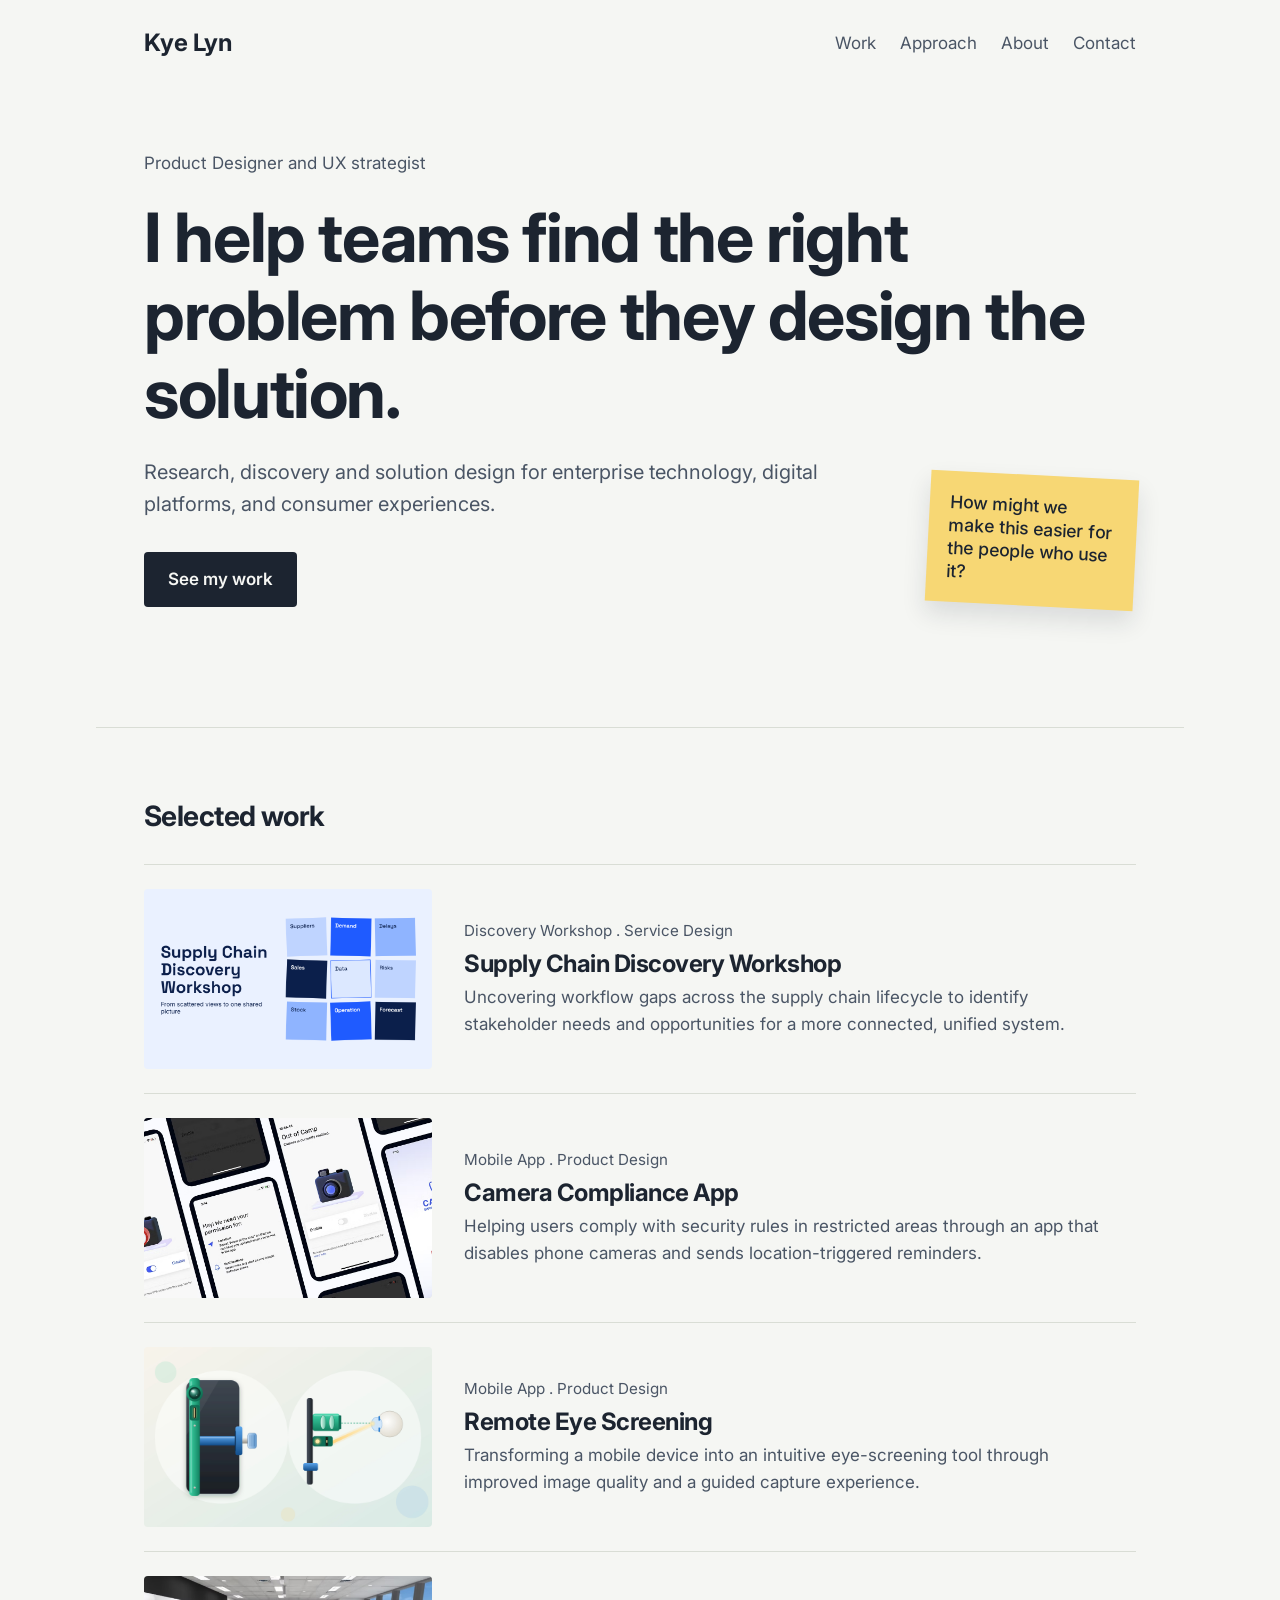
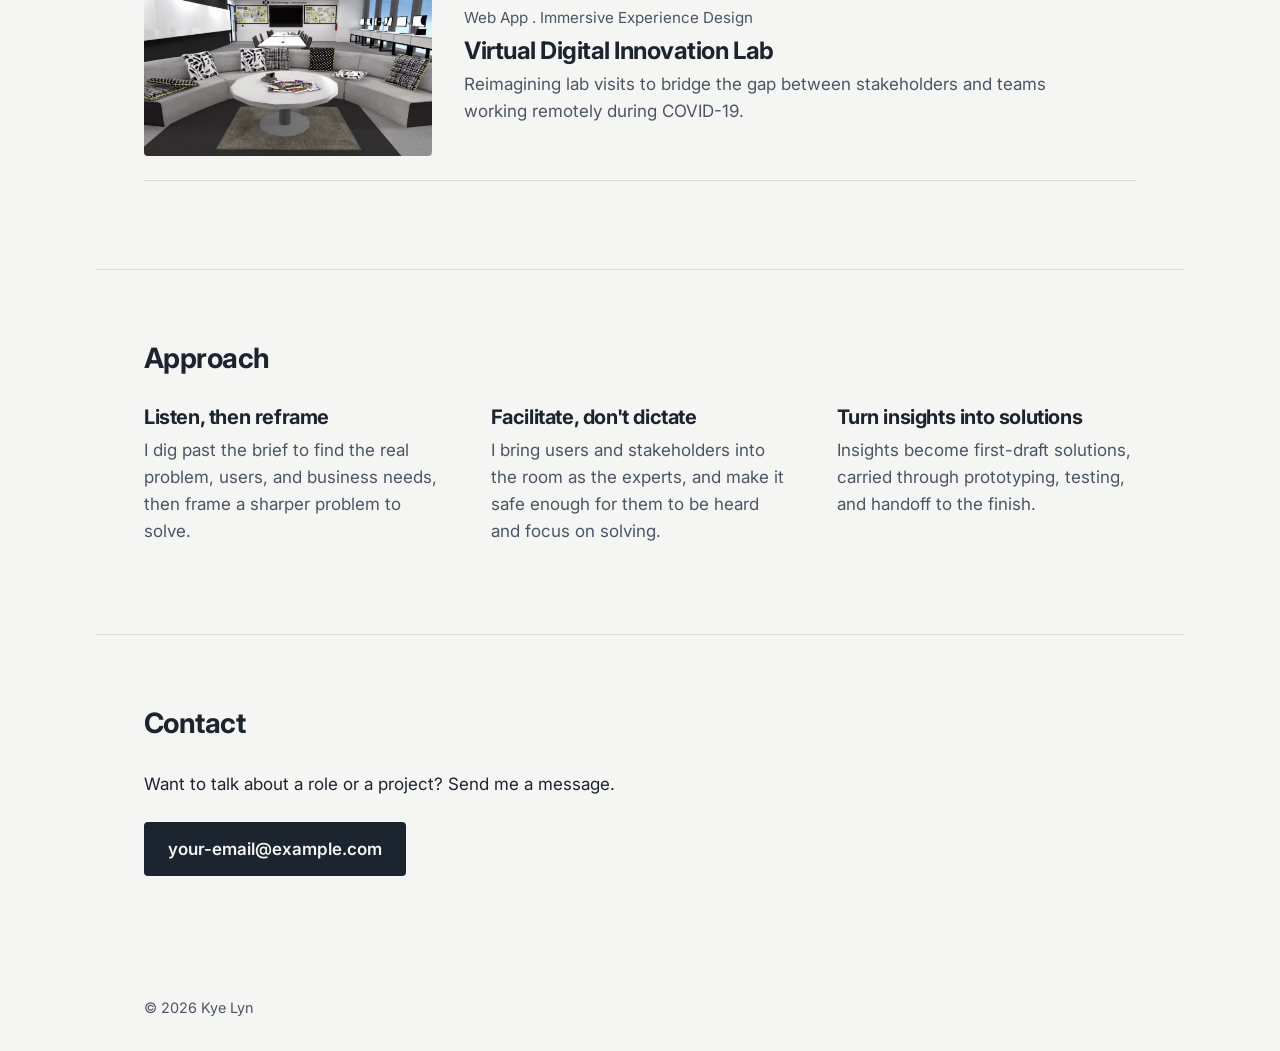
<file: index.html>
<!DOCTYPE html>
<html lang="en">

<head>
  <meta charset="UTF-8">
  <meta name="viewport" content="width=device-width, initial-scale=1">
  <title>Kye Lyn | Product Designer & UX Strategist</title>
  <meta name="description"
    content="Kye Lyn is a Product designer and UX strategist who helps teams find and frame the right problem before designing the solution.">

  <link rel="preconnect" href="https://fonts.googleapis.com">
  <link rel="preconnect" href="https://fonts.gstatic.com" crossorigin>
  <link href="https://fonts.googleapis.com/css2?family=Inter:wght@400;500;600;700&display=swap" rel="stylesheet">
  <link rel="stylesheet" href="style.css">
</head>

<body>

  <header class="site-header">
    <a class="logo" href="index.html">Kye Lyn</a>
    <nav aria-label="Main">
      <a href="#work">Work</a>
      <a href="#approach">Approach</a>
      <a href="about.html">About</a>
      <a href="#contact">Contact</a>
    </nav>
  </header>

  <main>

    <section class="hero">
      <p class="hero-intro">Product Designer and UX strategist</p>
      <h1>I help teams find the right problem before they design the solution.</h1>
      <p class="hero-sub">Research, discovery and solution design for enterprise technology, digital platforms, and
        consumer experiences.</p>
      <a class="button" href="#work">See my work</a>

      <div class="sticky" aria-hidden="true">
        <p>How might we make this easier for the people who use it?</p>
      </div>
    </section>

    <section id="work" class="section">
      <h2>Selected work</h2>
      <ul class="work-list">
        <li>
          <div class="work-image">
            <img src="images/case-study-1.jpg" alt="Short description of what the image shows">
          </div>
          <div class="work-text">
            <h4>Discovery Workshop . Service Design</h4>
            <h3><a href="case-study-1.html">Supply Chain Discovery Workshop</a></h3>
            <p>Uncovering workflow gaps across the supply chain lifecycle to identify stakeholder needs and
              opportunities for a more connected, unified system.</p>
          </div>
        </li>
        <li>
          <div class="work-image">
            <img src="images/case-study-2.jpg" alt="Short description of what the image shows">
          </div>
          <div class="work-text">
            <h4>Mobile App . Product Design</h4>
            <h3><a href="case-study-2.html">Camera Compliance App</a></h3>
            <p>Helping users comply with security rules in restricted areas through an app that disables phone cameras
              and sends location-triggered reminders.</p>
          </div>
        </li>
        <li>
          <div class="work-image">
            <img src="images/case-study-3.jpg" alt="Short description of what the image shows">
          </div>
          <div class="work-text">
            <h4>Mobile App . Product Design</h4>
            <h3><a href="case-study-3.html">Remote Eye Screening</a></h3>
            <p>Transforming a mobile device into an intuitive eye-screening tool through improved image quality and a
              guided capture experience.</p>
          </div>
        </li>
        <li>
          <div class="work-image">
            <img src="images/case-study-4.jpg" alt="Short description of what the image shows">
          </div>
          <div class="work-text">
            <h4>Web App . Immersive Experience Design</h4>
            <h3><a href="case-study-4.html">Virtual Digital Innovation Lab</a></h3>
            <p>Reimagining lab visits to bridge the gap between stakeholders and teams working remotely during COVID-19.
            </p>
          </div>
        </li>
      </ul>
    </section>

    <section id="approach" class="section">
      <h2>Approach</h2>
      <div class="approach-grid">
        <div>
          <h3>Listen, then reframe</h3>
          <p>I dig past the brief to find the real problem, users, and business needs, then frame a sharper problem to
            solve.</p>
        </div>
        <div>
          <h3>Facilitate, don't dictate</h3>
          <p>I bring users and stakeholders into the room as the experts, and make it safe enough for them to be heard
            and focus on solving.</p>
        </div>
        <div>
          <h3>Turn insights into solutions</h3>
          <p>Insights become first-draft solutions, carried through prototyping, testing, and handoff to the finish.</p>
        </div>
      </div>
    </section>

    <section id="contact" class="section">
      <h2>Contact</h2>
      <p>Want to talk about a role or a project? Send me a message.</p>
      <a class="button" href="mailto:your-email@example.com">your-email@example.com</a>
    </section>

  </main>

  <footer class="site-footer">
    <p>&copy; 2026 Kye Lyn</p>
  </footer>

</body>

</html>
</file>
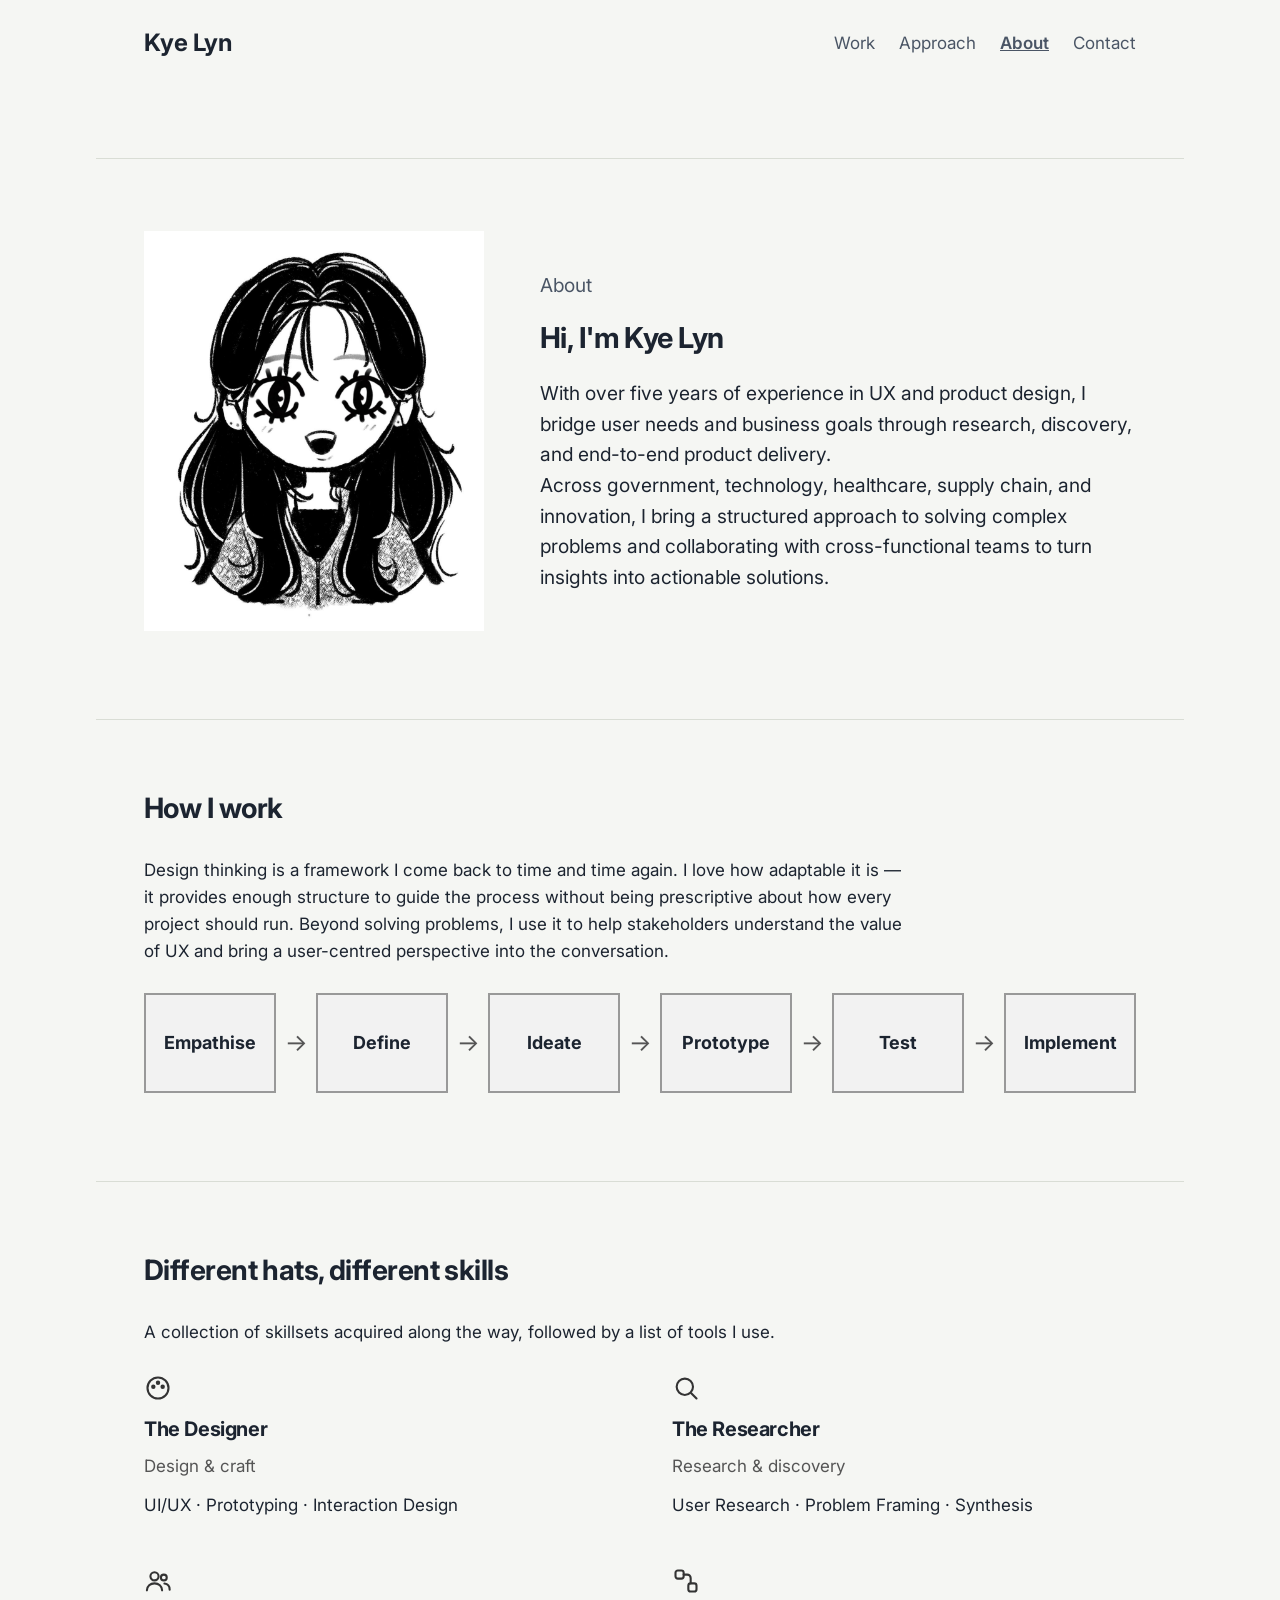
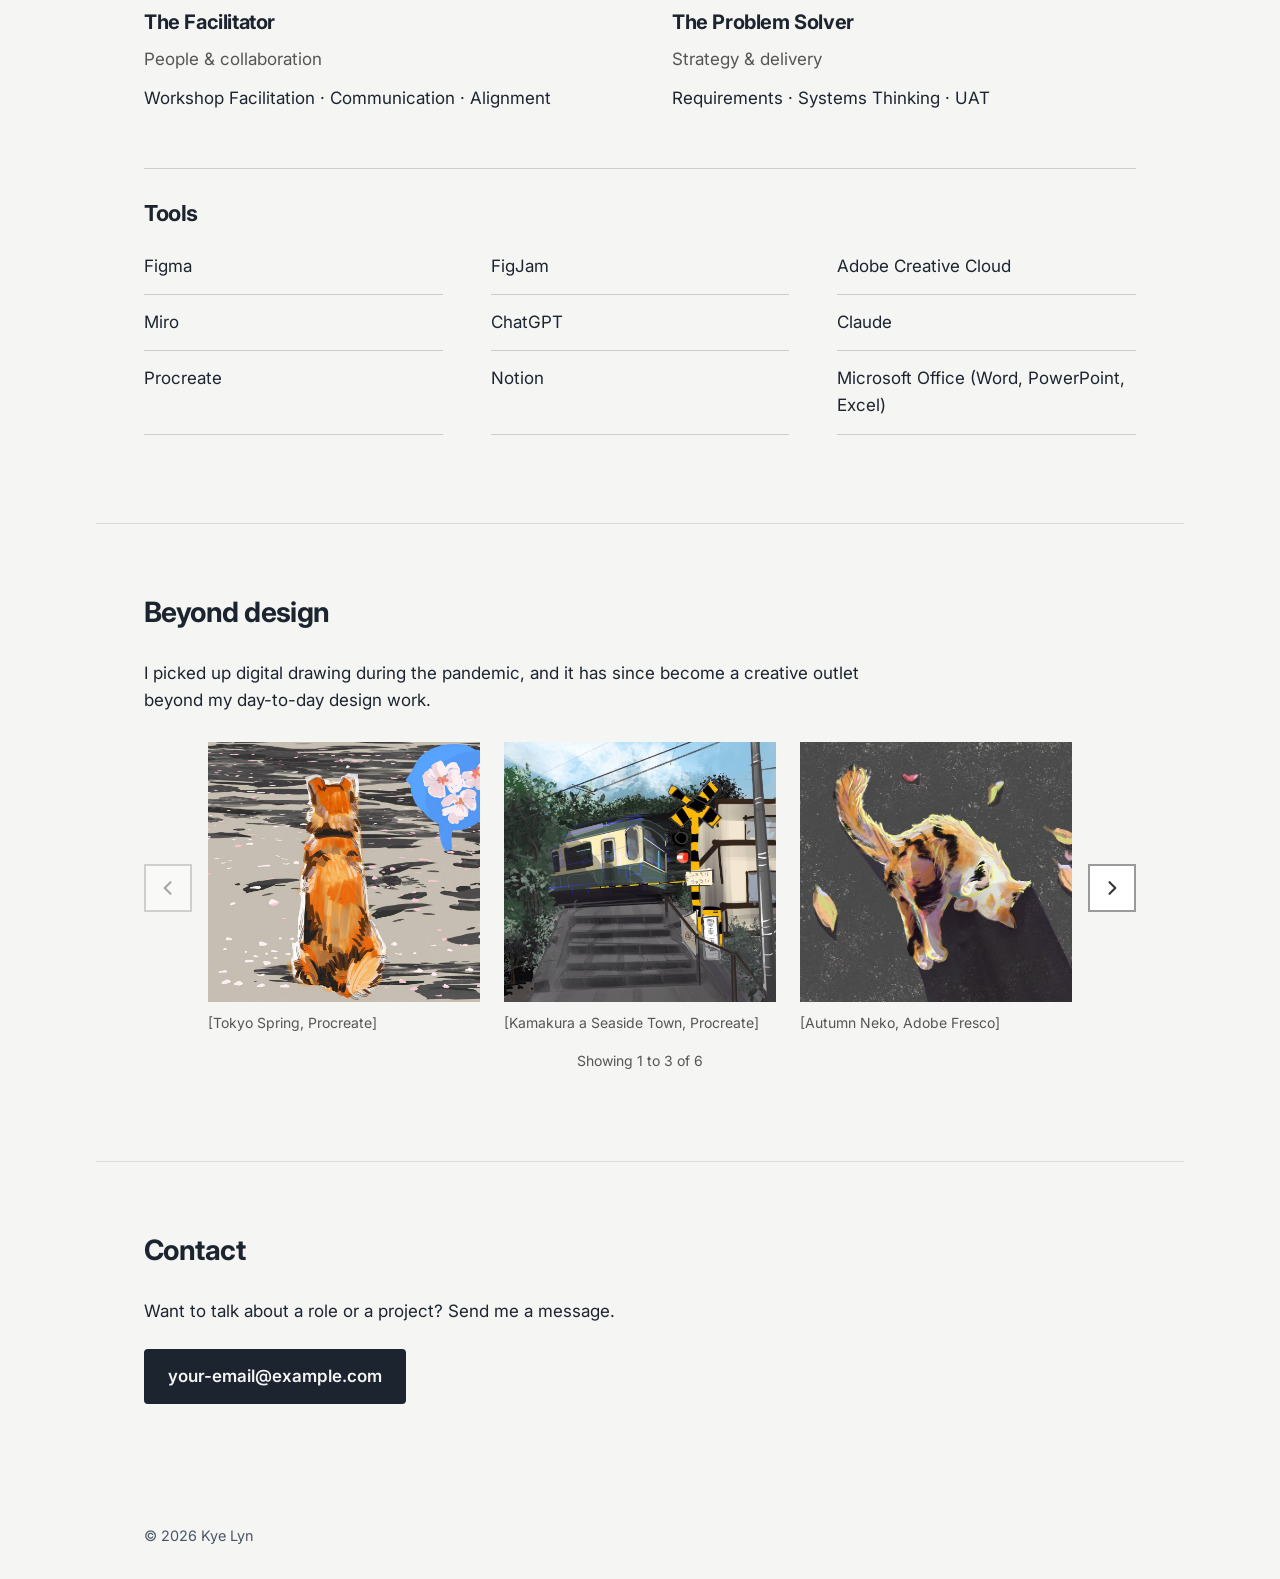
<file: about.html>
<!DOCTYPE html>
<html lang="en">

<head>
  <meta charset="UTF-8">
  <meta name="viewport" content="width=device-width, initial-scale=1">
  <title>About | Kye Lyn</title>
  <meta name="description"
    content="About Kye Lyn, a product designer and UX strategist who helps teams find and frame the right problem before designing the solution.">

  <link rel="preconnect" href="https://fonts.googleapis.com">
  <link rel="preconnect" href="https://fonts.gstatic.com" crossorigin>
  <link href="https://fonts.googleapis.com/css2?family=Inter:wght@400;500;600;700&display=swap" rel="stylesheet">
  <link rel="stylesheet" href="style.css">
</head>

<body>

  <header class="site-header">
    <a class="logo" href="index.html">Kye Lyn</a>
    <nav aria-label="Main">
      <a href="index.html#work">Work</a>
      <a href="index.html#approach">Approach</a>
      <a href="about.html" aria-current="page">About</a>
      <a href="#contact">Contact</a>
    </nav>
  </header>

  <main>

    <section class="section about-intro">
      <!-- Replace this div with: <img src="images/profile.jpg" alt="Photo of Kye"> -->
      <div cl<div class="about-photo">
        <img src="images/profile.jpg" alt="Portrait of Kye Lyn">
      </div>
      <div class="about-text">
        <p class="hero-intro">About</p>
        <h1>Hi, I'm Kye Lyn</h1>
        <p>With over five years of experience in UX and product design, I bridge user needs and business goals through
          research, discovery, and end-to-end product delivery. </p>
        <p>Across government, technology, healthcare, supply chain,
          and innovation, I bring a structured approach to solving complex problems and collaborating with
          cross-functional teams to turn insights into actionable solutions.</p>
      </div>
    </section>

    <section class="section">
      <h2>How I work</h2>
      <p class="section-intro">Design thinking is a framework I come back to time and time again. I love how adaptable
        it is — it provides enough structure to guide the process without being prescriptive about how every project
        should run. Beyond solving problems, I use it to help stakeholders understand the value of UX and bring a
        user-centred perspective into the conversation.</p>

      <ol class="process">
        <li class="process-step">Empathise</li>
        <li class="process-step">Define</li>
        <li class="process-step">Ideate</li>
        <li class="process-step">Prototype</li>
        <li class="process-step">Test</li>
        <li class="process-step">Implement</li>
      </ol>
    </section>

    <section class="section">
      <h2>Different hats, different skills</h2>
      <p class="section-intro">A collection of skillsets acquired along the way, followed by a list of tools I use.</p>

      <ul class="roles">
        <li class="role">
          <svg class="role-icon" width="28" height="28" viewBox="0 0 24 24" fill="none" stroke="currentColor"
            stroke-width="1.8" stroke-linecap="round" stroke-linejoin="round" aria-hidden="true">
            <circle cx="12" cy="12" r="9" />
            <circle cx="8" cy="11" r="1" />
            <circle cx="12" cy="7.5" r="1" />
            <circle cx="16" cy="11" r="1" />
          </svg>
          <div class="role-text">
            <h3>The Designer</h3>
            <p class="role-focus">Design &amp; craft</p>
            <p>UI/UX · Prototyping · Interaction Design</p>
          </div>
        </li>

        <li class="role">
          <svg class="role-icon" width="28" height="28" viewBox="0 0 24 24" fill="none" stroke="currentColor"
            stroke-width="1.8" stroke-linecap="round" stroke-linejoin="round" aria-hidden="true">
            <circle cx="11" cy="11" r="7" />
            <line x1="21" y1="21" x2="16.5" y2="16.5" />
          </svg>
          <div class="role-text">
            <h3>The Researcher</h3>
            <p class="role-focus">Research &amp; discovery</p>
            <p>User Research · Problem Framing · Synthesis</p>
          </div>
        </li>

        <li class="role">
          <svg class="role-icon" width="28" height="28" viewBox="0 0 24 24" fill="none" stroke="currentColor"
            stroke-width="1.8" stroke-linecap="round" stroke-linejoin="round" aria-hidden="true">
            <circle cx="9" cy="8" r="3.5" />
            <path d="M2.5 20c0-3.6 2.9-6 6.5-6s6.5 2.4 6.5 6" />
            <circle cx="17" cy="9" r="2.5" />
            <path d="M17.5 14.2c2.6.3 4.5 2.3 4.5 5.3" />
          </svg>
          <div class="role-text">
            <h3>The Facilitator</h3>
            <p class="role-focus">People &amp; collaboration</p>
            <p>Workshop Facilitation · Communication · Alignment</p>
          </div>
        </li>

        <li class="role">
          <svg class="role-icon" width="28" height="28" viewBox="0 0 24 24" fill="none" stroke="currentColor"
            stroke-width="1.8" stroke-linecap="round" stroke-linejoin="round" aria-hidden="true">
            <rect x="3" y="3" width="7" height="7" rx="2" />
            <rect x="14" y="14" width="7" height="7" rx="2" />
            <path d="M10 6.5h3a3 3 0 0 1 3 3V14" />
          </svg>
          <div class="role-text">
            <h3>The Problem Solver</h3>
            <p class="role-focus">Strategy &amp; delivery</p>
            <p>Requirements · Systems Thinking · UAT</p>
          </div>
        </li>
      </ul>

      <div class="tools">
        <h3>Tools</h3>
        <ul class="tools-list">
          <li>Figma</li>
          <li>FigJam</li>
          <li>Adobe Creative Cloud</li>
          <li>Miro</li>
          <li>ChatGPT</li>
          <li>Claude</li>
          <li>Procreate</li>
          <li>Notion</li>
          <li>Microsoft Office (Word, PowerPoint, Excel)</li>
        </ul>
      </div>
    </section>

    <section class="section">
      <h2>Beyond design</h2>
      <p class="section-intro">I picked up digital drawing during the pandemic, and it has since become a creative
        outlet beyond my day-to-day design work.</p>

      <div class="carousel">
        <button type="button" class="carousel-btn" id="carousel-prev" aria-label="Previous images">
          <svg width="20" height="20" viewBox="0 0 24 24" fill="none" stroke="currentColor" stroke-width="2.5"
            stroke-linecap="round" stroke-linejoin="round" aria-hidden="true">
            <polyline points="15 5 8 12 15 19" />
          </svg>
        </button>

        <ul class="carousel-track" id="carousel-track">
          <li class="carousel-item">
            <img class="carousel-img" src="images/art-1.jpg" alt="Short description of artwork 1">
            <p class="carousel-caption">[Tokyo Spring, Procreate]</p>
          </li>
          <li class="carousel-item">
            <img class="carousel-img" src="images/art-2.jpg" alt="Short description of artwork 2">
            <p class="carousel-caption">[Kamakura a Seaside Town, Procreate]</p>
          </li>
          <li class="carousel-item">
            <img class="carousel-img" src="images/art-3.jpg" alt="Short description of artwork 3">
            <p class="carousel-caption">[Autumn Neko, Adobe Fresco]</p>
          </li>
          <li class="carousel-item">
            <img class="carousel-img" src="images/art-4.jpg" alt="Short description of artwork 4">
            <p class="carousel-caption">[Muse, Procreate]</p>
          </li>
          <li class="carousel-item">
            <img class="carousel-img" src="images/art-5.jpg" alt="Short description of artwork 5">
            <p class="carousel-caption">[Howl's Flower Field, Adobe Fresco]</p>
          </li>
          <li class="carousel-item">
            <img class="carousel-img" src="images/art-6.jpg" alt="Short description of artwork 6">
            <p class="carousel-caption">[Wildflower, Procreate]</p>
          </li>
        </ul>

        <button type="button" class="carousel-btn" id="carousel-next" aria-label="Next images">
          <svg width="20" height="20" viewBox="0 0 24 24" fill="none" stroke="currentColor" stroke-width="2.5"
            stroke-linecap="round" stroke-linejoin="round" aria-hidden="true">
            <polyline points="9 5 16 12 9 19" />
          </svg>
        </button>
      </div>

      <p class="carousel-count" id="carousel-count">Showing 1 to 3 of 6</p>
    </section>

    <section id="contact" class="section">
      <h2>Contact</h2>
      <p>Want to talk about a role or a project? Send me a message.</p>
      <a class="button" href="mailto:your-email@example.com">your-email@example.com</a>
    </section>

  </main>

  <footer class="site-footer">
    <p>&copy; 2026 Kye Lyn</p>
  </footer>

  <script src="script.js"></script>
</body>

</html>
</file>
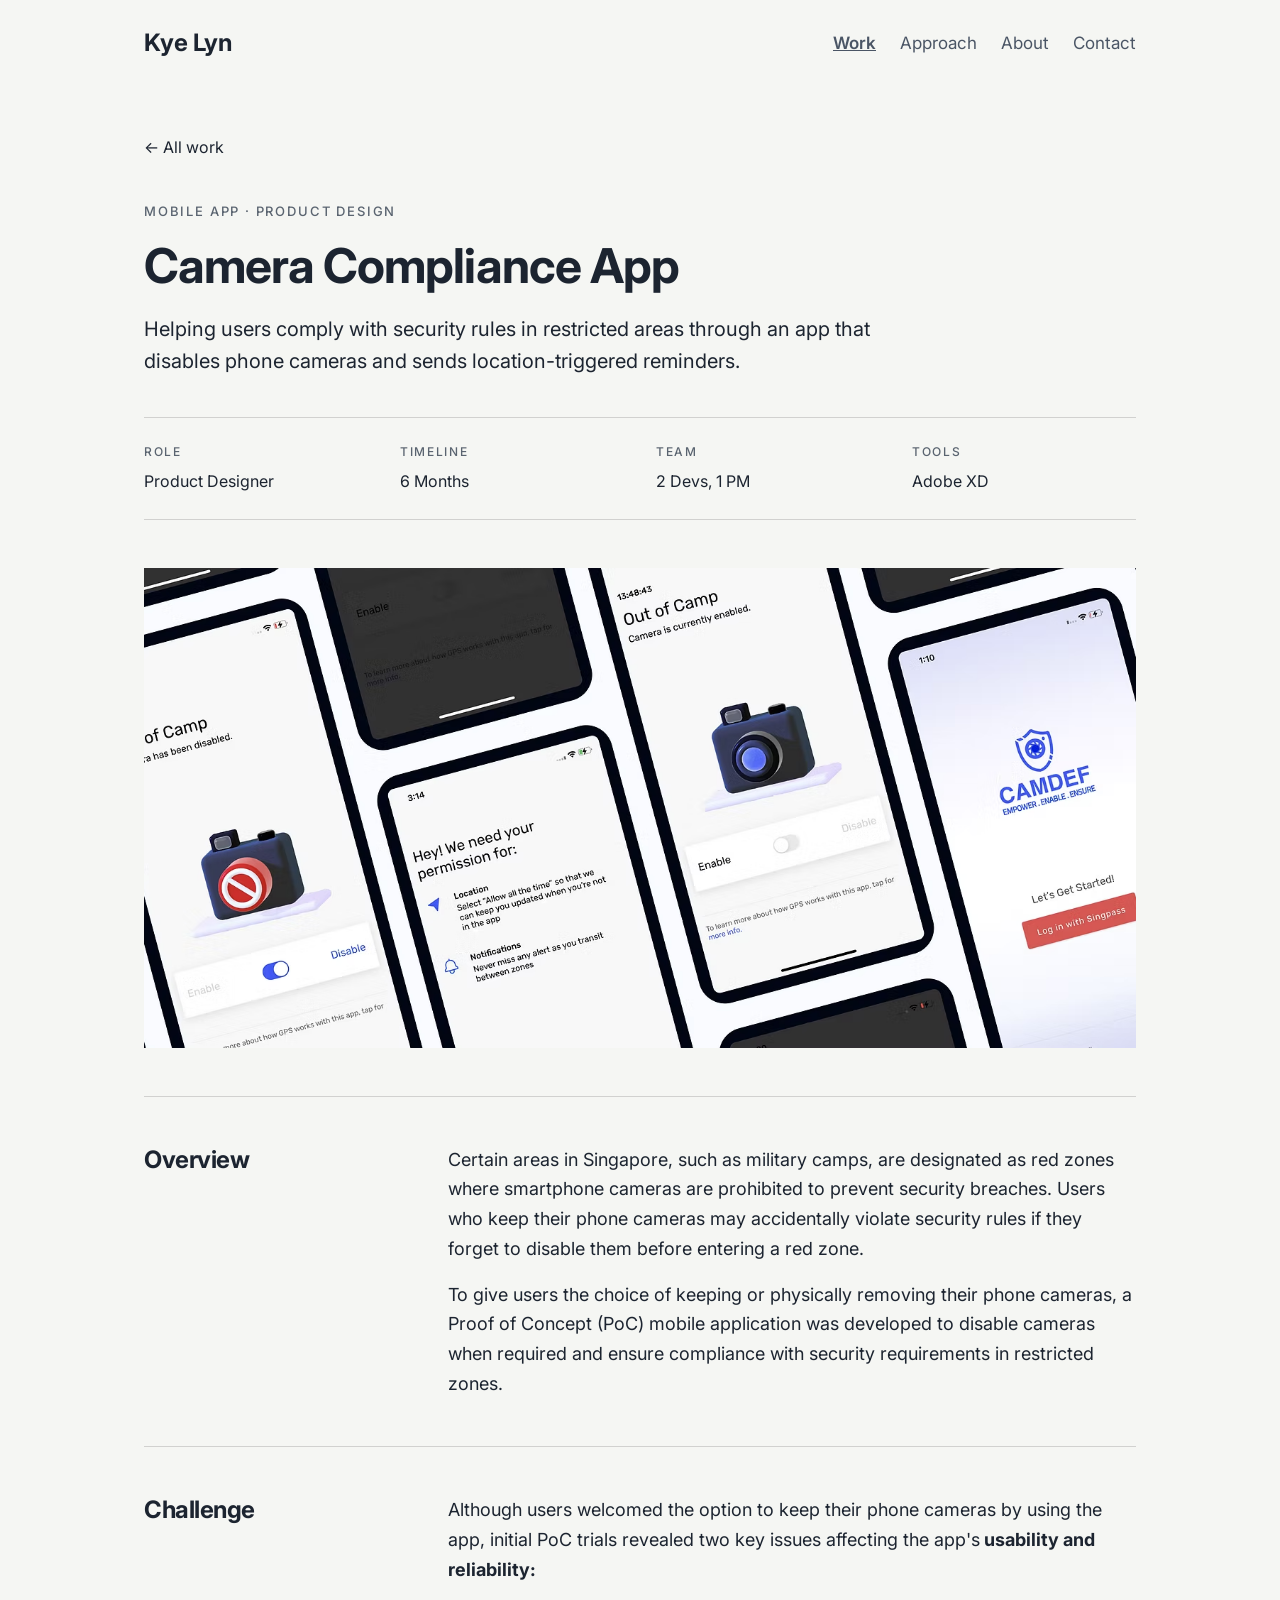
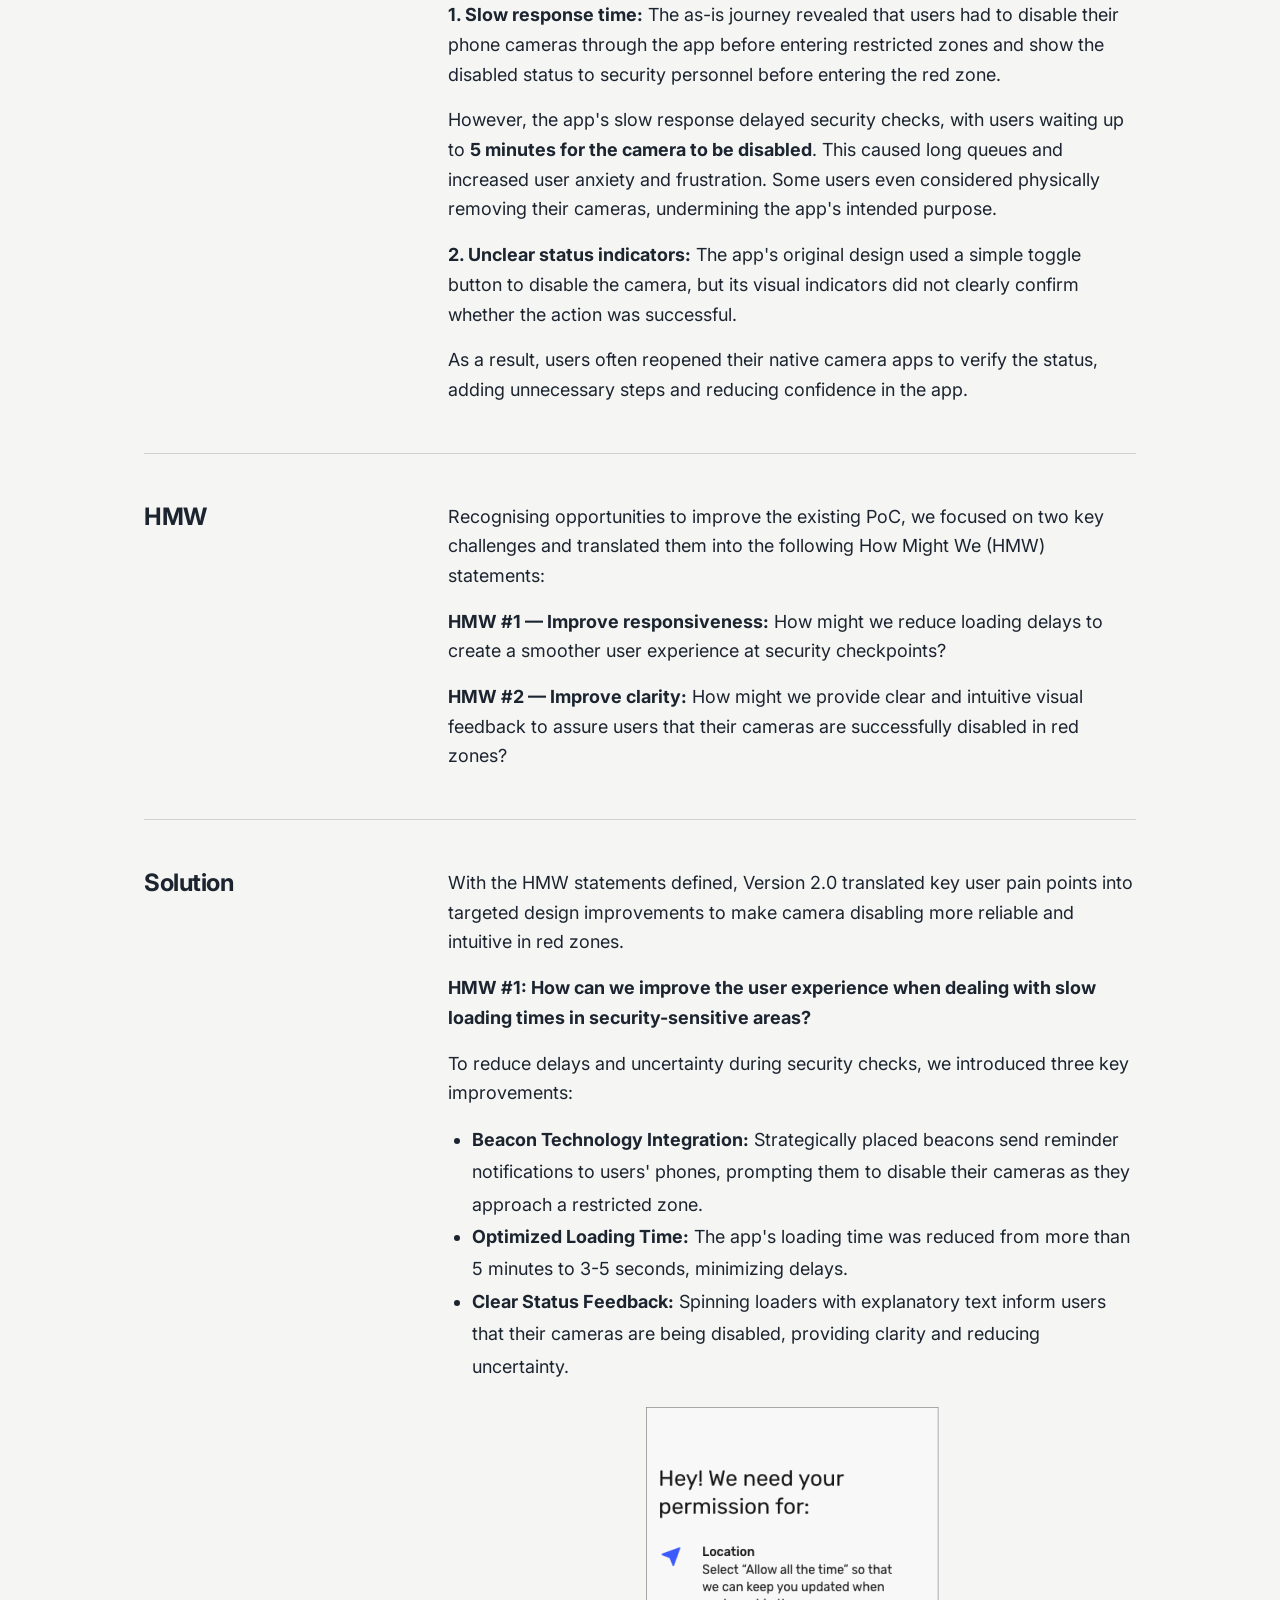
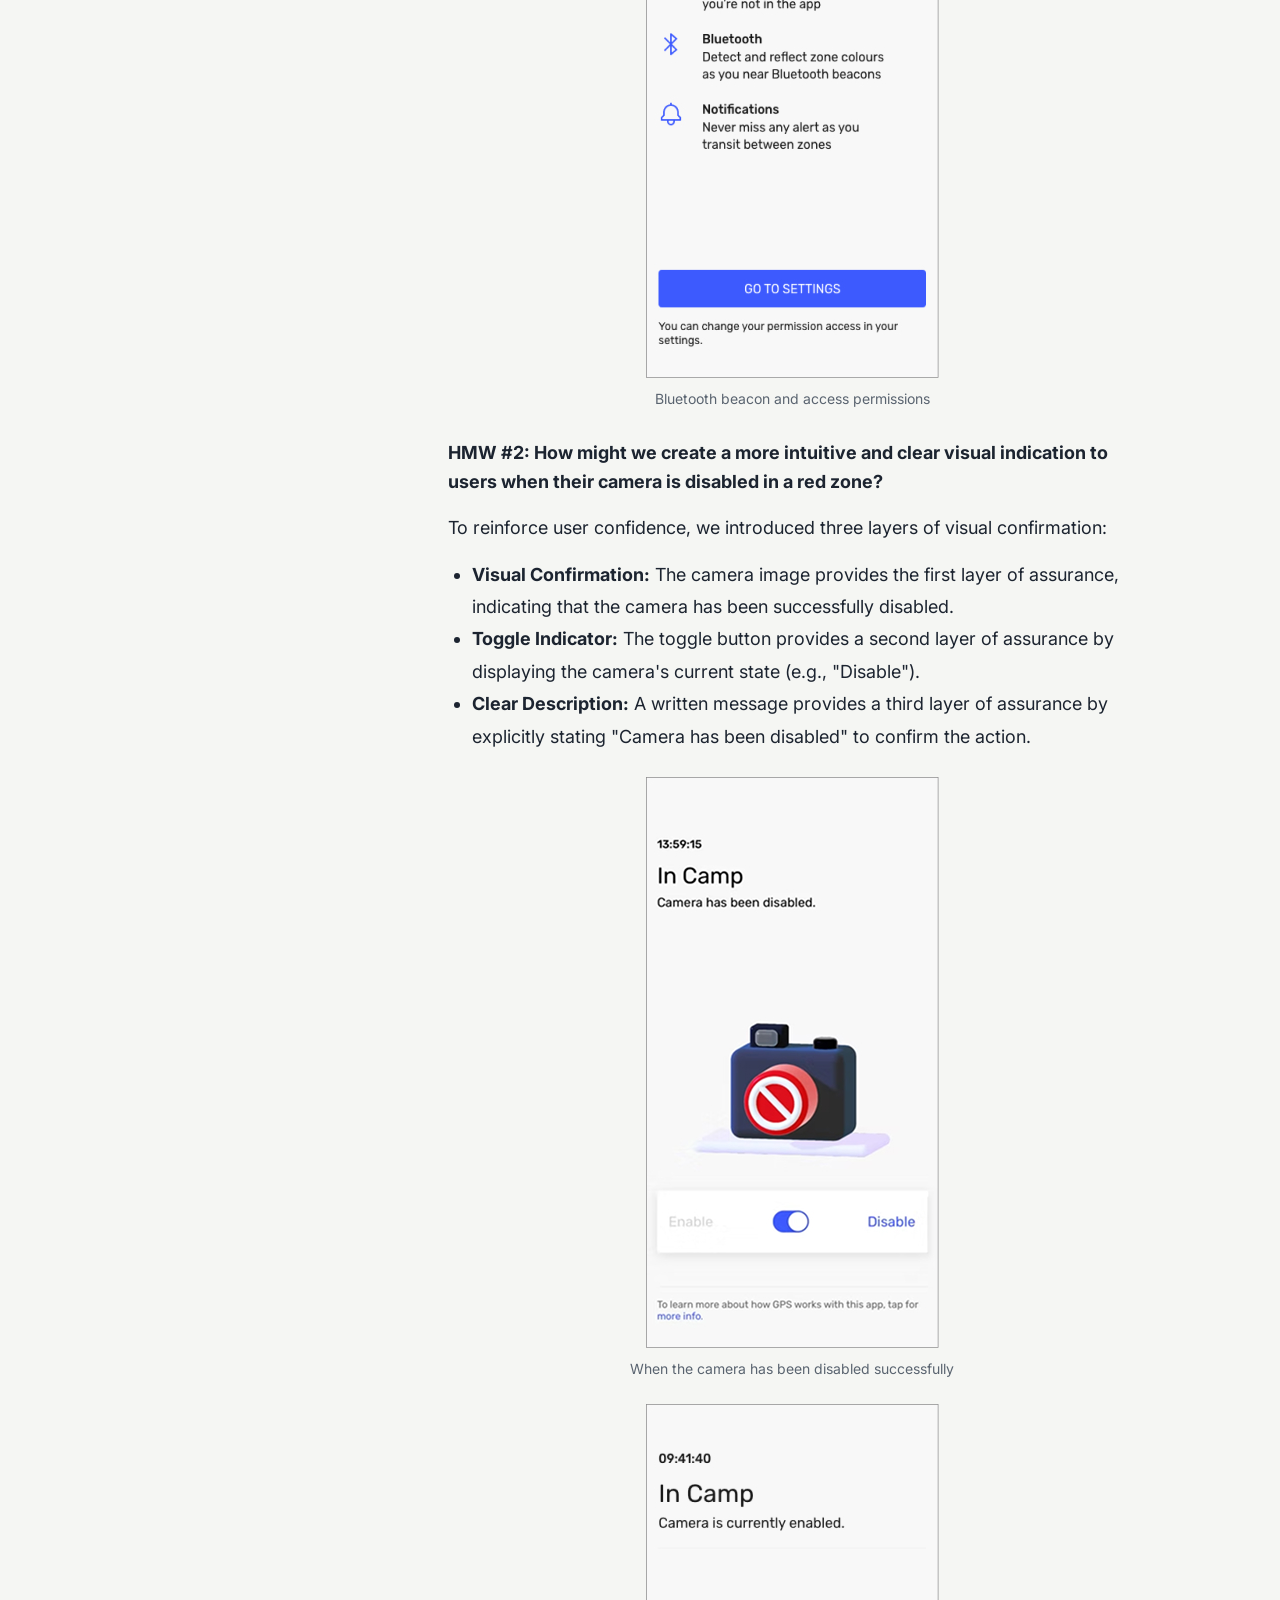
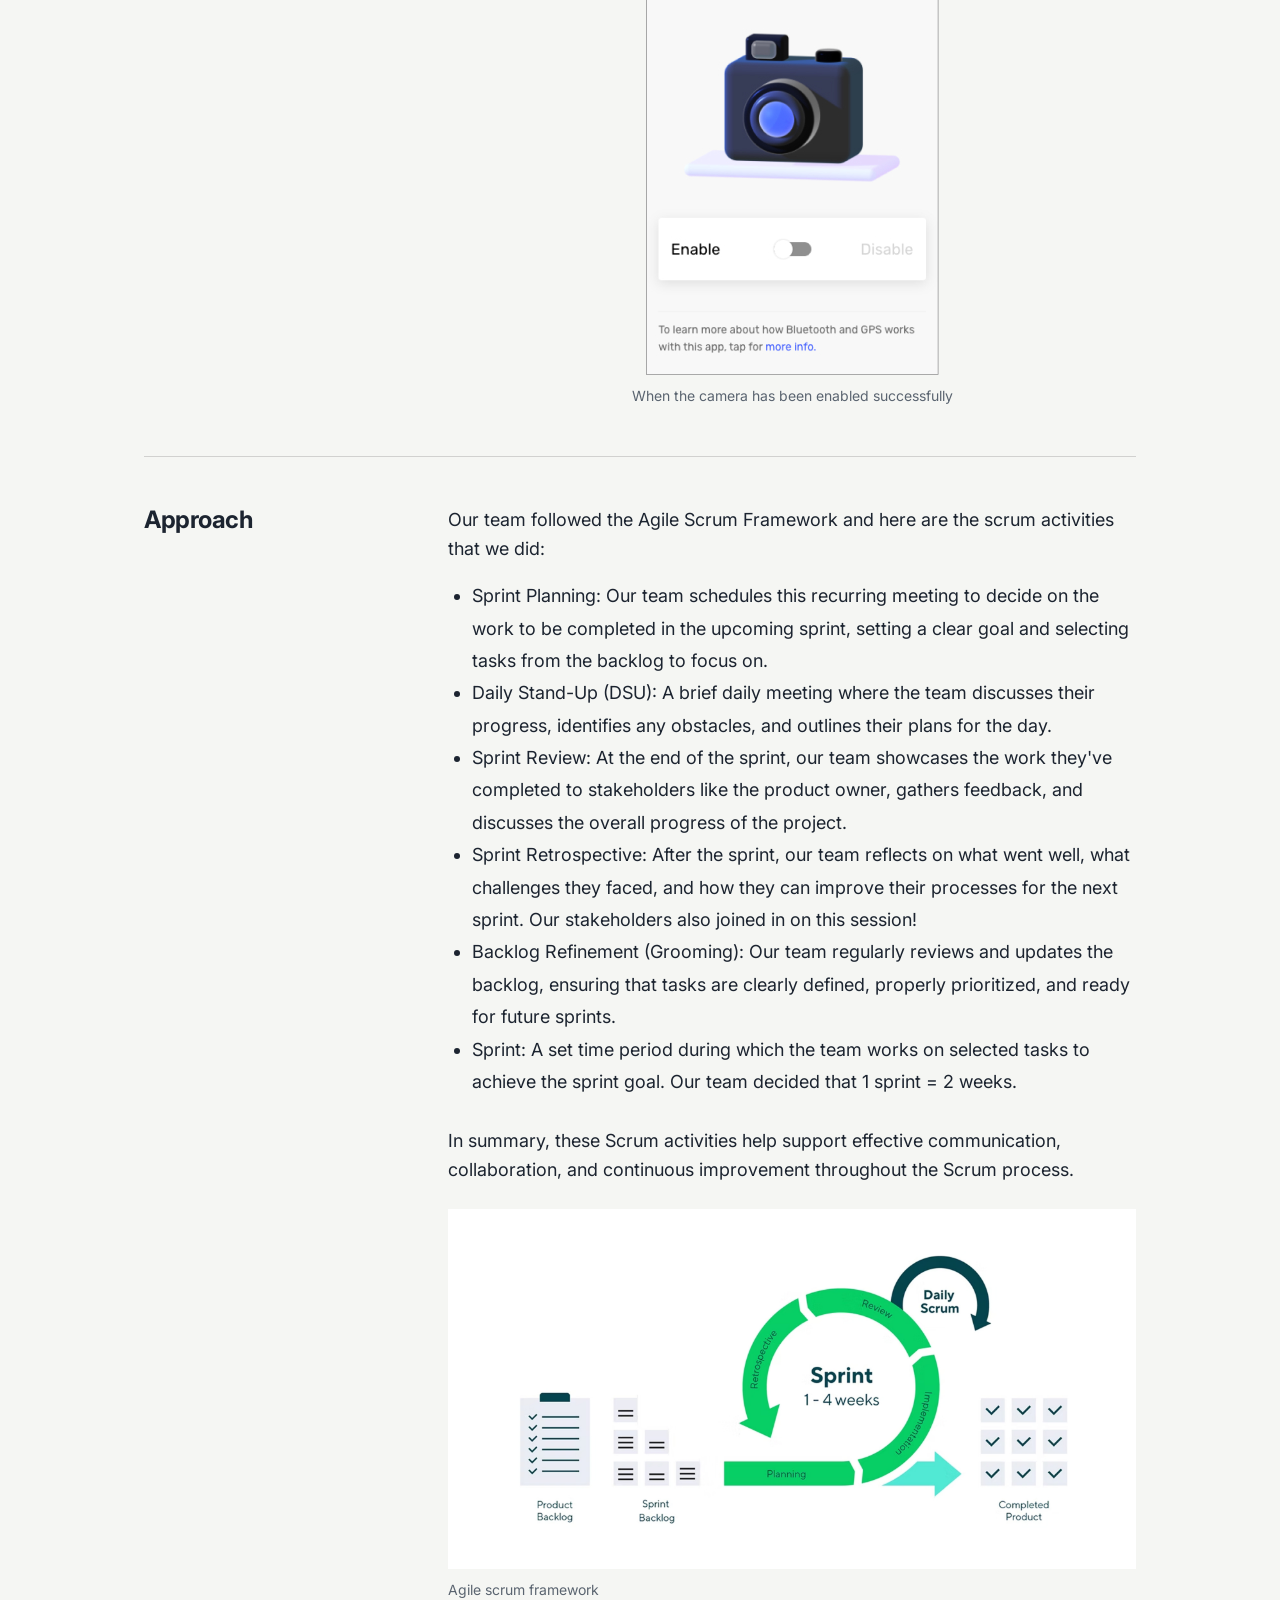
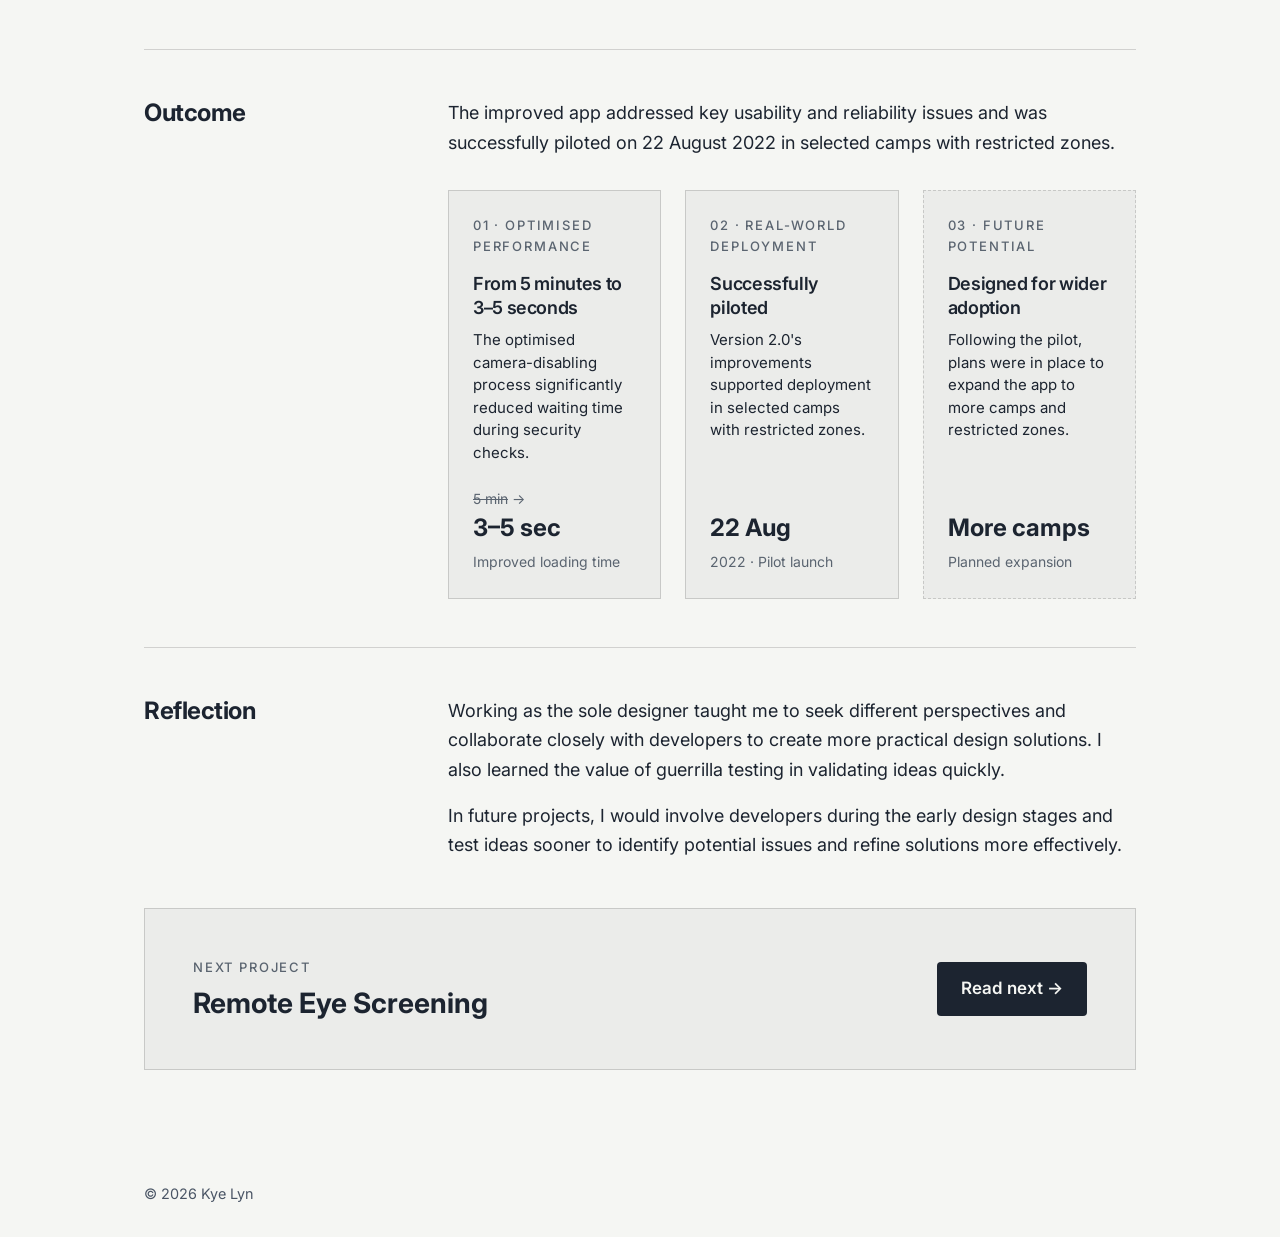
<file: case-study-2.html>
<!DOCTYPE html>
<html lang="en">

<head>
  <meta charset="UTF-8">
  <meta name="viewport" content="width=device-width, initial-scale=1">
  <title>Case study title | Kye Lyn</title>
  <meta name="description" content="One sentence on the problem you framed and what changed as a result.">

  <link rel="preconnect" href="https://fonts.googleapis.com">
  <link rel="preconnect" href="https://fonts.gstatic.com" crossorigin>
  <link href="https://fonts.googleapis.com/css2?family=Inter:wght@400;500;600;700&display=swap" rel="stylesheet">
  <link rel="stylesheet" href="style.css">
</head>

<body>

  <header class="site-header">
    <a class="logo" href="index.html">Kye Lyn</a>
    <nav aria-label="Main">
      <a href="index.html#work" aria-current="page">Work</a>
      <a href="index.html#approach">Approach</a>
      <a href="about.html">About</a>
      <a href="index.html#contact">Contact</a>
    </nav>
  </header>

  <main>
    <article class="section cs-block">

      <!-- Title, quick facts and hero image -->
      <div class="cs-top">
        <a class="cs-back" href="index.html#work">&larr; All work</a>
        <p class="cs-kicker">Mobile App &middot; Product Design</p>
        <h1 class="cs-title">Camera Compliance App</h1>
        <p class="cs-summary">Helping users comply with security rules in restricted areas through an app that disables
          phone cameras and sends location-triggered reminders.</p>

        <dl class="cs-meta">
          <div>
            <dt>Role</dt>
            <dd>Product Designer</dd>
          </div>
          <div>
            <dt>Timeline</dt>
            <dd>6 Months</dd>
          </div>
          <div>
            <dt>Team</dt>
            <dd>2 Devs, 1 PM</dd>
          </div>
          <div>
            <dt>Tools</dt>
            <dd>Adobe XD</dd>
          </div>
        </dl>

        <figure class="cs-figure cs-hero">
          <img src="images/case-study-2-hero.jpg" alt="Describe what the image shows">
        </figure>
      </div>

      <!-- Overview -->
      <section class="cs-row">
        <h2 class="cs-heading">Overview</h2>
        <div class="cs-body">
          <p class="cs-text">Certain areas in Singapore, such as military camps, are designated as red zones where
            smartphone cameras are prohibited to prevent security breaches. Users who keep their phone cameras may
            accidentally violate security rules if they forget
            to disable them before entering a red zone.</p>
          <p class="cs-text">To give users the choice of keeping or physically removing their
            phone cameras, a Proof of Concept (PoC) mobile application was developed to disable cameras when required
            and ensure compliance with security requirements in restricted zones.</p>
        </div>
      </section>

      <!-- Challenge -->
      <section class="cs-row">
        <h2 class="cs-heading">Challenge</h2>
        <div class="cs-body">
          <p class="cs-text">Although users welcomed the option to keep their phone cameras by using the app, initial
            PoC trials revealed
            two key issues affecting the app's<strong>
              usability and reliability:</strong></p>
          <p class="cs-text"><strong>1. Slow response time:</strong> The as-is journey revealed that users had to
            disable their phone cameras through the
            app before entering restricted zones and show the disabled status to security personnel before entering the
            red zone.</p>
          <p class="cs-text">However, the app's slow response delayed security checks, with users waiting up to
            <strong>5
              minutes for the camera to be disabled</strong>. This caused long queues and increased user anxiety and
            frustration.
            Some users even considered physically removing their cameras, undermining the app's intended purpose.
          </p>

          <p class="cs-text"><strong>2. Unclear status indicators:</strong> The app's original design used a simple
            toggle button to disable the camera, but its visual indicators did not clearly confirm whether the action
            was successful.</p>
          <p class="cs-text">As a result, users often reopened their native camera apps to verify the status, adding
            unnecessary steps and reducing confidence in the app.
          </p>


        </div>
      </section>

      <!-- HMW -->
      <section class="cs-row">
        <h2 class="cs-heading">HMW</h2>
        <div class="cs-body">
          <p class="cs-text">Recognising opportunities to improve the existing PoC, we focused
            on two
            key challenges and translated them into the following How Might We (HMW) statements:</p>
          <p class="cs-text"><strong>HMW #1 — Improve responsiveness:</strong> How might we reduce loading delays to
            create a
            smoother
            user experience at security checkpoints?</p>
          <p class="cs-text"><strong>HMW #2 — Improve clarity:</strong> How might we provide clear and intuitive visual
            feedback
            to
            assure users that their cameras are successfully disabled in red zones?</p>
        </div>
      </section>

      <!-- Solution -->
      <section class="cs-row">
        <h2 class="cs-heading">Solution</h2>
        <div class="cs-body">
          <p class="cs-text">With the HMW statements defined, Version 2.0 translated key user pain points into targeted
            design improvements to make camera disabling more reliable and intuitive in red zones.</p>

          <p class="cs-text"><strong>HMW #1: How can we improve the user experience when dealing with slow loading times
              in
              security-sensitive areas?</strong></p>
          <p class="cs-text">To reduce delays and uncertainty during security checks, we introduced three key
            improvements:</p>
          <ul class="cs-list cs-list-indented">
            <li><strong>Beacon Technology Integration:</strong> Strategically placed beacons send reminder notifications
              to users'
              phones, prompting them to disable their cameras as they approach a restricted zone.</li>
            <li><strong>Optimized Loading Time:</strong> The app's loading time was reduced from more than 5 minutes to
              3-5 seconds,
              minimizing delays.</li>
            <li><strong>Clear Status Feedback:</strong> Spinning loaders with explanatory text inform users that their
              cameras are being
              disabled, providing clarity and reducing uncertainty.</li>
          </ul>


          <figure class="cs-figure cs-wide cs-natural">
            <img src="images/case-study-2-solution-1.jpg" alt="Describe what the image shows" width="1600" height="900"
              loading="lazy">
            <figcaption class="cs-caption">Bluetooth beacon and access permissions</figcaption>
          </figure>

          <br>

          <p class="cs-text"><strong>HMW #2: How might we create a more intuitive and clear visual indication to users
              when
              their camera is disabled in a red zone?</strong></p>
          <p class="cs-text">To reinforce user confidence, we introduced three layers of visual confirmation:</p>
          <ul class="cs-list cs-list-indented">
            <li><strong>Visual Confirmation:</strong> The camera image provides the first layer of assurance, indicating
              that the camera
              has been successfully disabled.</li>
            <li><strong>Toggle Indicator:</strong> The toggle button provides a second layer of assurance by displaying
              the camera's
              current state (e.g., "Disable").</li>
            <li><strong>Clear Description:</strong> A written message provides a third layer of assurance by explicitly
              stating "Camera
              has been disabled" to confirm the action.</li>
          </ul>

          <figure class="cs-figure cs-wide cs-natural">
            <img src="images/case-study-2-solution-2.jpg" alt="Describe what the image shows" width="1600" height="900"
              loading="lazy">
            <figcaption class="cs-caption">When the camera has been disabled successfully</figcaption>
          </figure>

          <figure class="cs-figure cs-wide cs-natural">
            <img src="images/case-study-2-solution-3.jpg" alt="Describe what the image shows" width="1600" height="900"
              loading="lazy">
            <figcaption class="cs-caption">When the camera has been enabled successfully</figcaption>
          </figure>
        </div>
      </section>


      <!-- Approach -->
      <section class="cs-row">
        <h2 class="cs-heading">Approach</h2>
        <div class="cs-body">
          <p class="cs-text">Our team followed the Agile Scrum Framework and here are the scrum activities that we did:
          </p>
          <ul class="cs-list cs-list-indented">
            <li>Sprint Planning: Our team schedules this recurring meeting to decide on the work to be completed in the
              upcoming sprint, setting a clear goal and selecting tasks from the backlog to focus on.</li>
            <li>Daily Stand-Up (DSU): A brief daily meeting where the team discusses their progress, identifies any
              obstacles, and outlines their plans for the day.</li>
            <li>Sprint Review: At the end of the sprint, our team showcases the work they've completed to stakeholders
              like the product owner, gathers feedback, and discusses the overall progress of the project.</li>
            <li>Sprint Retrospective: After the sprint, our team reflects on what went well, what challenges they faced,
              and how they can improve their processes for the next sprint. Our stakeholders also joined in on this
              session! </li>
            <li>Backlog Refinement (Grooming): Our team regularly reviews and updates the backlog, ensuring that tasks
              are clearly defined, properly prioritized, and ready for future sprints.</li>
            <li>Sprint: A set time period during which the team works on selected tasks to achieve the sprint goal. Our
              team decided that 1 sprint = 2 weeks.</li>
          </ul>
          <br>
          <p class="cs-text">In summary, these Scrum activities help support effective communication, collaboration,
            and continuous improvement throughout the Scrum process.</p>

          <figure class="cs-figure cs-wide">
            <img src="images/case-study-2-approach.jpg" alt="Describe what the image shows" loading="lazy">
            <figcaption class="cs-caption">Agile scrum framework</figcaption>
          </figure>
        </div>
      </section>


      <!-- Outcome -->
      <section class="cs-row">
        <h2 class="cs-heading">Outcome</h2>
        <div class="cs-body">
          <p class="cs-text">The improved app addressed key usability and reliability issues and was successfully
            piloted on 22 August 2022 in selected camps with restricted zones.</p>

          <ul class="cs-cards cs-outcomes">

            <li class="cs-card">
              <p class="cs-kicker">01 &middot; Optimised Performance</p>
              <h3 class="cs-card-title">From 5 minutes to 3–5 seconds</h3>
              <p class="cs-card-text">The optimised camera-disabling process significantly reduced waiting time during
                security checks.</p>
              <div class="cs-stat">
                <p class="cs-stat-before"><s>5 min</s> <span aria-hidden="true">&rarr;</span></p>
                <p class="cs-metric">3–5 sec</p>
                <p class="cs-stat-caption">Improved loading time</p>
              </div>
            </li>

            <li class="cs-card">
              <p class="cs-kicker">02 &middot; Real-world deployment</p>
              <h3 class="cs-card-title">Successfully piloted</h3>
              <p class="cs-card-text">Version 2.0's improvements supported deployment in selected camps with restricted
                zones.</p>
              <div class="cs-stat">
                <p class="cs-metric">22 Aug</p>
                <p class="cs-stat-caption">2022 &middot; Pilot launch</p>
              </div>
            </li>

            <li class="cs-card cs-card-next">
              <p class="cs-kicker">03 &middot; Future potential</p>
              <h3 class="cs-card-title">Designed for wider adoption</h3>
              <p class="cs-card-text">Following the pilot, plans were in place to expand the app to more camps and
                restricted zones.</p>
              <div class="cs-stat">
                <p class="cs-metric">More camps</p>
                <p class="cs-stat-caption">Planned expansion</p>
              </div>
            </li>

          </ul>
        </div>
      </section>

      <!-- Reflection -->
      <section class="cs-row">
        <h2 class="cs-heading">Reflection</h2>
        <div class="cs-body">
          <p class="cs-text">Working as the sole designer taught me to seek different perspectives and collaborate
            closely with developers to create more practical design solutions. I also learned the value of guerrilla
            testing in validating ideas quickly. </p>
          <p class="cs-text">In future projects, I would involve developers during the early design stages and test
            ideas sooner to identify potential issues and refine solutions more effectively.</p>
        </div>
      </section>

      <!-- Next project -->
      <div class="cs-next">
        <div>
          <p class="cs-kicker">Next project</p>
          <p class="cs-next-title">Remote Eye Screening</p>
        </div>
        <a class="button" href="case-study-3.html">Read next &rarr;</a>
      </div>

    </article>
  </main>

  <footer class="site-footer">
    <p>&copy; 2026 Kye Lyn</p>
  </footer>

</body>

</html>
</file>
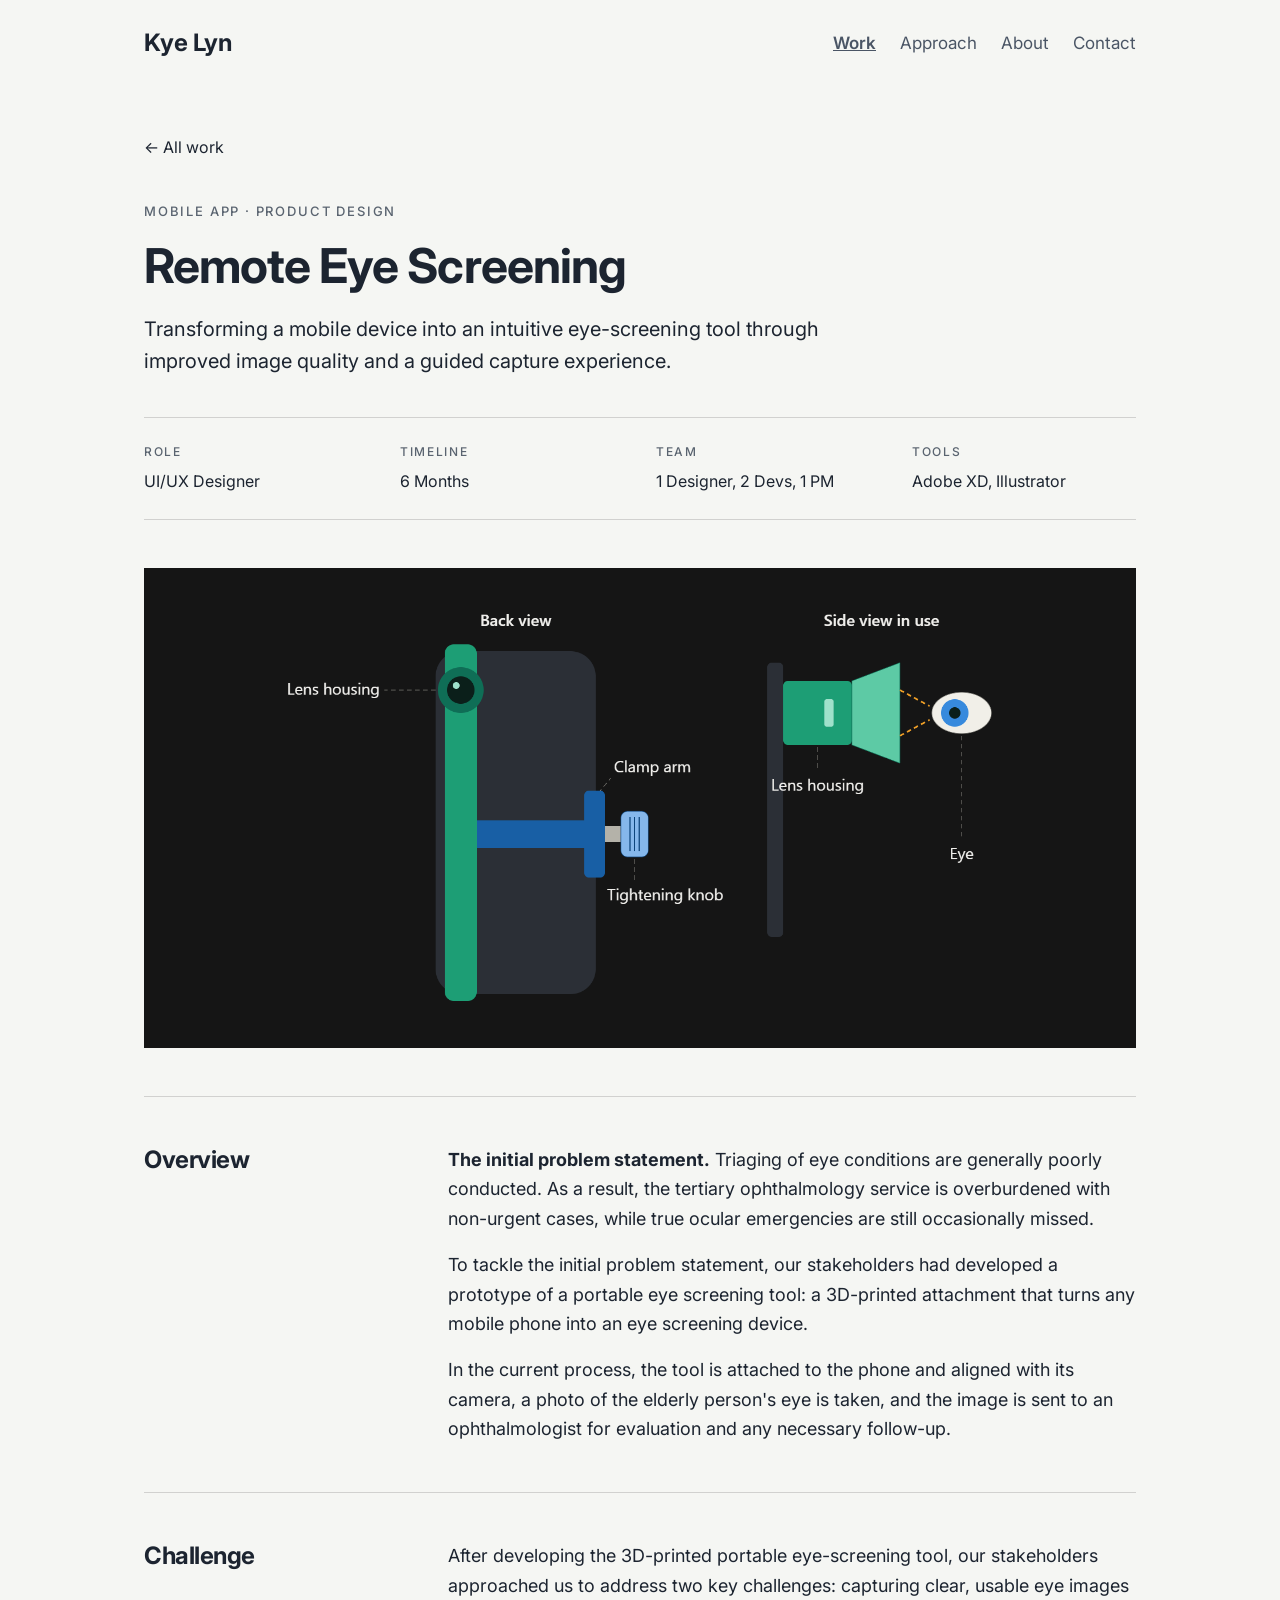
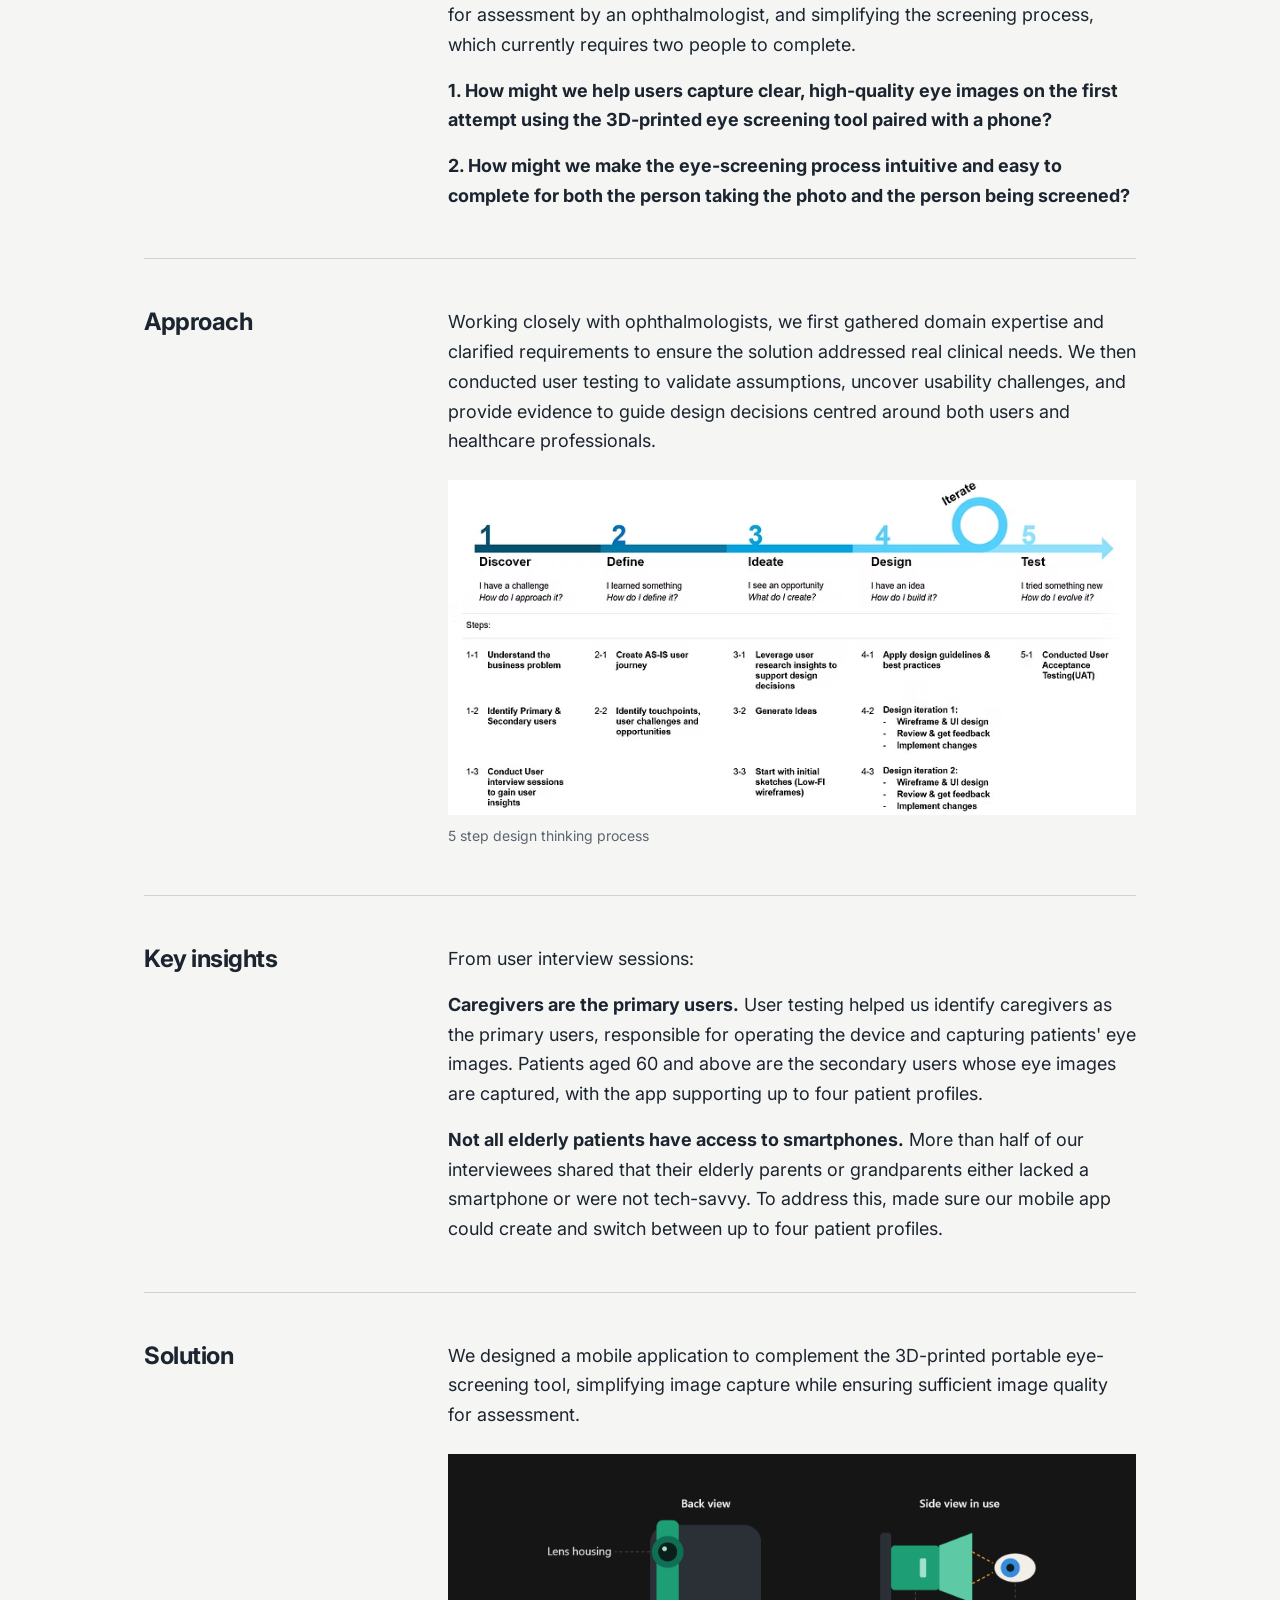
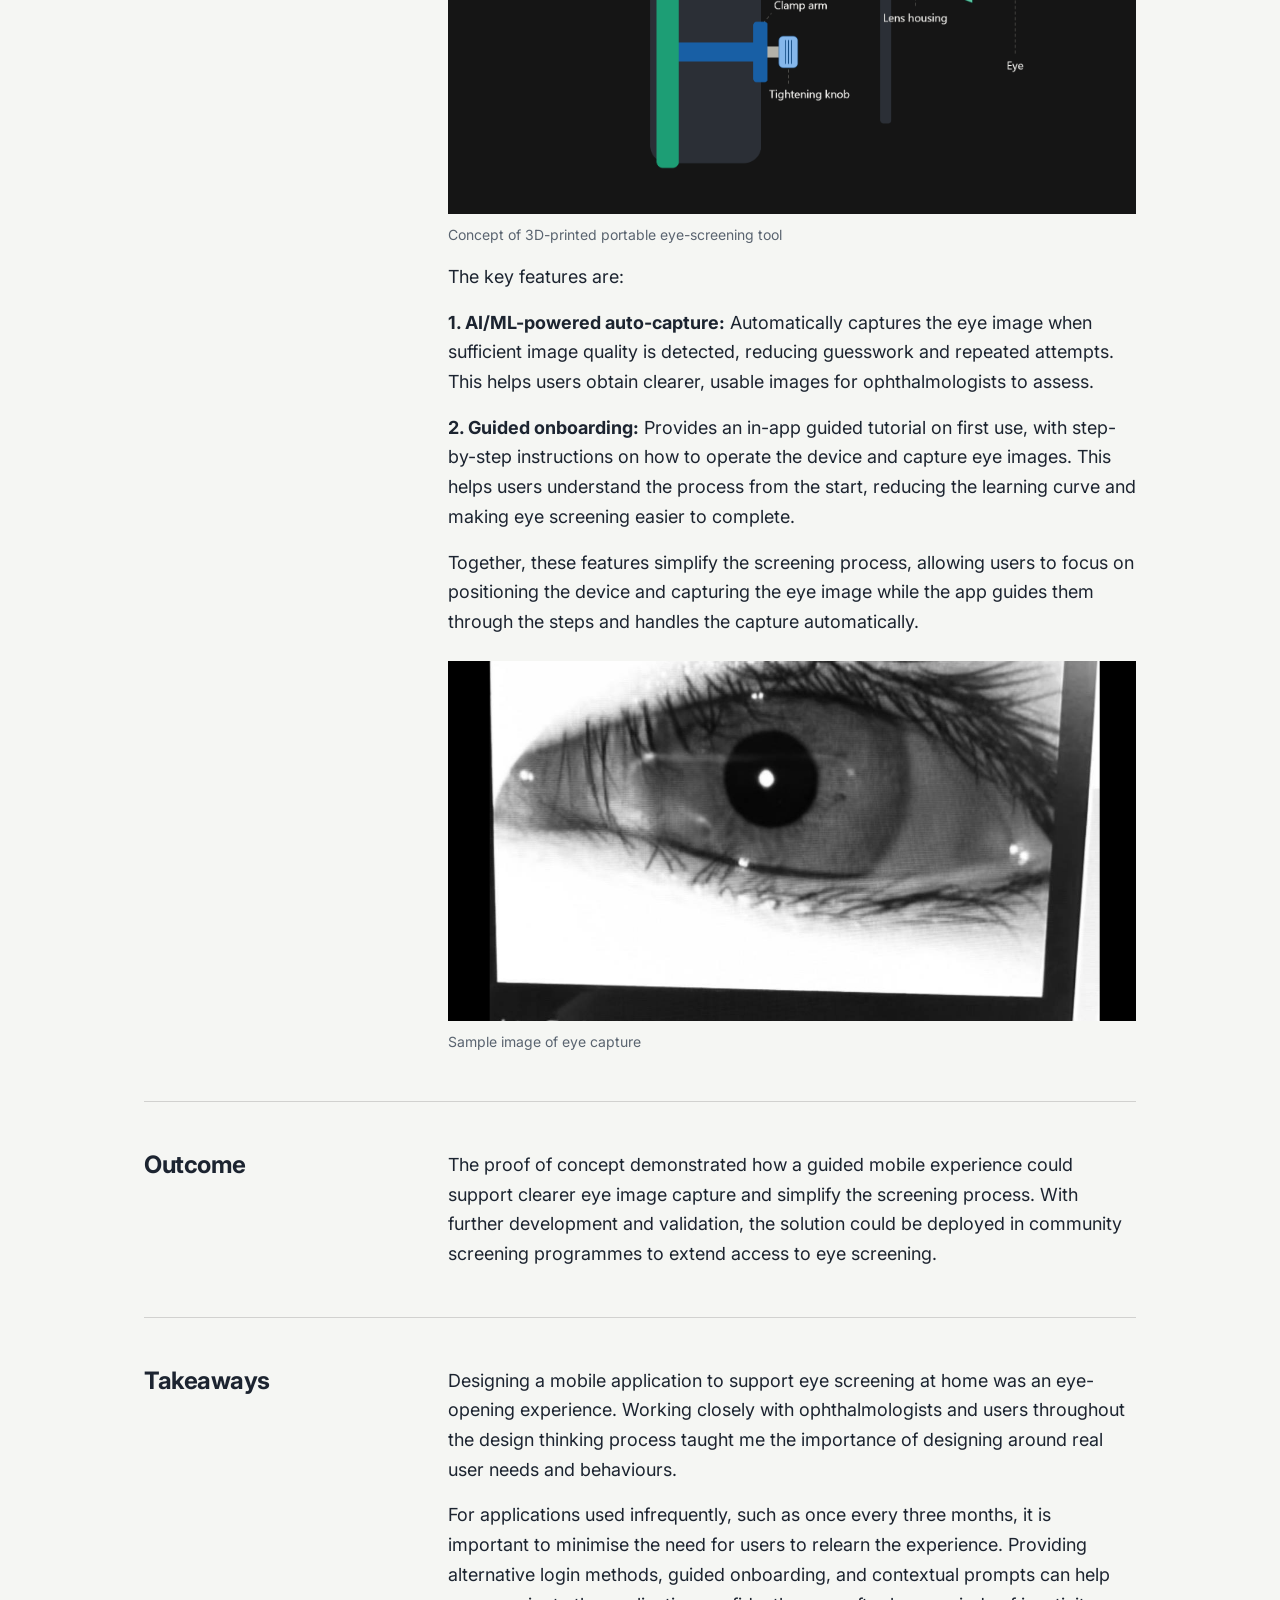
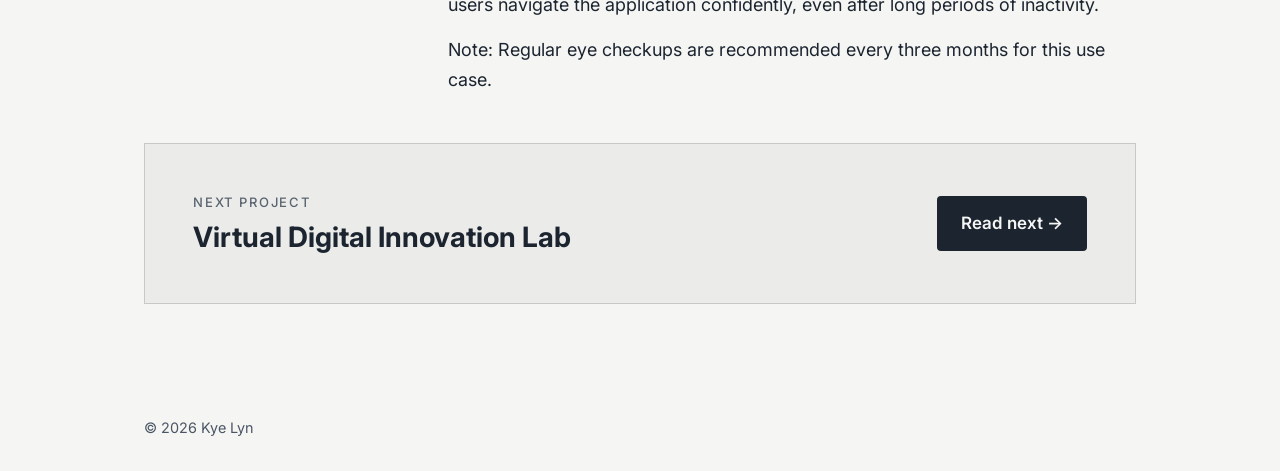
<file: case-study-3.html>
<!DOCTYPE html>
<html lang="en">

<head>
  <meta charset="UTF-8">
  <meta name="viewport" content="width=device-width, initial-scale=1">
  <title>Case study title | Kye Lyn</title>
  <meta name="description" content="One sentence on the problem you framed and what changed as a result.">

  <link rel="preconnect" href="https://fonts.googleapis.com">
  <link rel="preconnect" href="https://fonts.gstatic.com" crossorigin>
  <link href="https://fonts.googleapis.com/css2?family=Inter:wght@400;500;600;700&display=swap" rel="stylesheet">
  <link rel="stylesheet" href="style.css">
</head>

<body>

  <header class="site-header">
    <a class="logo" href="index.html">Kye Lyn</a>
    <nav aria-label="Main">
      <a href="index.html#work" aria-current="page">Work</a>
      <a href="index.html#approach">Approach</a>
      <a href="about.html">About</a>
      <a href="index.html#contact">Contact</a>
    </nav>
  </header>

  <main>
    <article class="section cs-block">

      <!-- Title, quick facts and hero image -->
      <div class="cs-top">
        <a class="cs-back" href="index.html#work">&larr; All work</a>
        <p class="cs-kicker">Mobile App &middot; Product Design</p>
        <h1 class="cs-title">Remote Eye Screening</h1>
        <p class="cs-summary">Transforming a mobile device into an intuitive eye-screening tool through improved image
          quality and a guided capture experience.</p>

        <dl class="cs-meta">
          <div>
            <dt>Role</dt>
            <dd>UI/UX Designer</dd>
          </div>
          <div>
            <dt>Timeline</dt>
            <dd>6 Months</dd>
          </div>
          <div>
            <dt>Team</dt>
            <dd>1 Designer, 2 Devs, 1 PM</dd>
          </div>
          <div>
            <dt>Tools</dt>
            <dd>Adobe XD, Illustrator</dd>
          </div>
        </dl>

        <figure class="cs-figure cs-hero">
          <img src="images/case-study-3-hero.jpg" alt="Describe what the image shows">
        </figure>
      </div>

      <!-- Overview -->
      <section class="cs-row">
        <h2 class="cs-heading">Overview</h2>
        <div class="cs-body">
          <p class="cs-text"><strong>The initial problem statement.</strong> Triaging of eye conditions are generally
            poorly conducted. As a result, the tertiary ophthalmology service is overburdened with non-urgent cases,
            while true ocular emergencies are still occasionally missed.</p>
          <p class="cs-text">To tackle the initial problem statement, our stakeholders had developed a prototype of a
            portable eye screening tool: a 3D-printed attachment that turns any mobile phone into an eye screening
            device.
          </p>
          <p class="cs-text">In the current process, the tool is attached to the phone and aligned with its camera, a
            photo of the
            elderly person's eye is taken, and the image is sent to an ophthalmologist for evaluation and any necessary
            follow-up.</p>
        </div>
      </section>

      <!-- Challenge -->
      <section class="cs-row">
        <h2 class="cs-heading">Challenge</h2>
        <div class="cs-body">
          <p class="cs-text">After developing the 3D-printed portable
            eye-screening tool, our stakeholders approached us to address two key challenges: capturing clear, usable
            eye images for assessment by an ophthalmologist, and simplifying the screening process, which currently
            requires
            two people to complete.

          <p class="cs-text"><strong>1. How might we help users capture clear, high-quality eye images on the first
              attempt using the 3D-printed eye screening tool paired with a phone? </strong>
          </p>
          <p class="cs-text"><strong>2. How might we make the eye-screening process intuitive and easy to complete for
              both the person taking the photo and the person being screened?</strong></p>

        </div>
      </section>

      <!-- Approach -->
      <section class="cs-row">
        <h2 class="cs-heading">Approach</h2>
        <div class="cs-body">
          <p class="cs-text">Working closely with ophthalmologists, we first gathered domain expertise and clarified
            requirements to ensure the solution addressed real clinical needs. We then conducted user testing to
            validate assumptions, uncover usability challenges, and provide evidence to guide design decisions centred
            around both users and healthcare professionals.</p>
          <figure class="cs-figure cs-figure--large">
            <a href="images/case-study-3-approach-process.jpg" target="_blank" rel="noopener">
              <img src="images/case-study-3-approach-process.jpg" alt="Describe the process shown in the diagram"
                loading="lazy">
            </a>
            <figcaption class="cs-caption">5 step design thinking process</figcaption>
          </figure>
        </div>
      </section>

      <!-- Key insights -->
      <section class="cs-row">
        <h2 class="cs-heading">Key insights</h2>
        <div class="cs-body">
          <p class="cs-text">From user interview sessions:</p>
          <p class="cs-text"><strong>Caregivers are the primary users.</strong> User testing helped us identify
            caregivers as the primary users, responsible for operating the device and capturing patients' eye images.
            Patients aged 60 and above are the secondary users whose eye images are captured, with the app supporting up
            to four patient profiles. </p>
          <p class="cs-text"></p>
          <p class="cs-text"><strong>Not all elderly patients have access to smartphones.</strong> More than half of our
            interviewees shared that their elderly parents or grandparents either lacked a smartphone or were not
            tech-savvy. To address this, made sure our mobile app could create and switch between up to four patient
            profiles.</p>
        </div>
      </section>

      <!-- Solution -->
      <section class="cs-row">
        <h2 class="cs-heading">Solution</h2>
        <div class="cs-body">
          <p class="cs-text">We designed a mobile application to complement the 3D-printed portable eye-screening tool,
            simplifying image capture while ensuring sufficient image quality for assessment.</p>
          <figure class="cs-figure cs-wide">
            <img src="images/case-study-3-solution-1.jpg" alt="Describe what the image shows" loading="lazy">
            <figcaption class="cs-caption">Concept of 3D-printed portable eye-screening tool</figcaption>
          </figure>
          <p class="cs-text"></p>

          <p class="cs-text">The key features are:</p>
          <p class="cs-text"><strong>1. AI/ML-powered auto-capture:</strong> Automatically captures the eye image when
            sufficient image quality is detected, reducing guesswork and repeated attempts. This helps users obtain
            clearer, usable images for ophthalmologists to assess.</p>
          <p class="cs-text"><strong>2. Guided onboarding:</strong> Provides an in-app guided tutorial on first use,
            with step-by-step instructions on how to operate the device and capture eye images. This helps users
            understand the process from the start, reducing the learning curve and making eye screening easier to
            complete.</p>
          <p class="cs-text">Together, these features simplify the screening process, allowing users to focus on
            positioning the device and capturing the eye image while the app guides them through the steps and handles
            the capture automatically.</p>
          <figure class="cs-figure cs-wide">
            <img src="images/case-study-3-solution-2.jpg" alt="Describe what the image shows" loading="lazy">
            <figcaption class="cs-caption">Sample image of eye capture</figcaption>
          </figure>
        </div>
      </section>

      <!-- Outcome -->
      <section class="cs-row">
        <h2 class="cs-heading">Outcome</h2>
        <div class="cs-body">
          <p class="cs-text">The proof of concept demonstrated how a guided mobile experience could support clearer eye
            image capture and simplify the screening process. With further development and validation, the solution
            could be deployed in community screening programmes to extend access to eye screening.</p>
        </div>
      </section>

      <!-- Takeaways -->
      <section class="cs-row">
        <h2 class="cs-heading">Takeaways</h2>
        <div class="cs-body">
          <p class="cs-text">Designing a mobile application to support eye screening at home was an eye-opening
            experience. Working closely with ophthalmologists and users throughout the design thinking process taught me
            the importance of designing around real user needs and behaviours.</p>
          <p class="cs-text"></p>
          <p class="cs-text">For applications used infrequently, such as once every three months, it is important to
            minimise the need for users to relearn the experience. Providing alternative login methods, guided
            onboarding, and contextual prompts can help users navigate the application confidently, even after long
            periods of inactivity.</p>
          <p class="cs-text">Note: Regular eye checkups are recommended every three months for this use case.</p>
        </div>
      </section>

      <!-- Next Project -->
      <div class="cs-next">
        <div>
          <p class="cs-kicker">Next project</p>
          <p class="cs-next-title">Virtual Digital Innovation Lab</p>
        </div>
        <a class="button" href="case-study-4.html">Read next &rarr;</a>
      </div>

    </article>
  </main>

  <footer class="site-footer">
    <p>&copy; 2026 Kye Lyn</p>
  </footer>

</body>

</html>
</file>
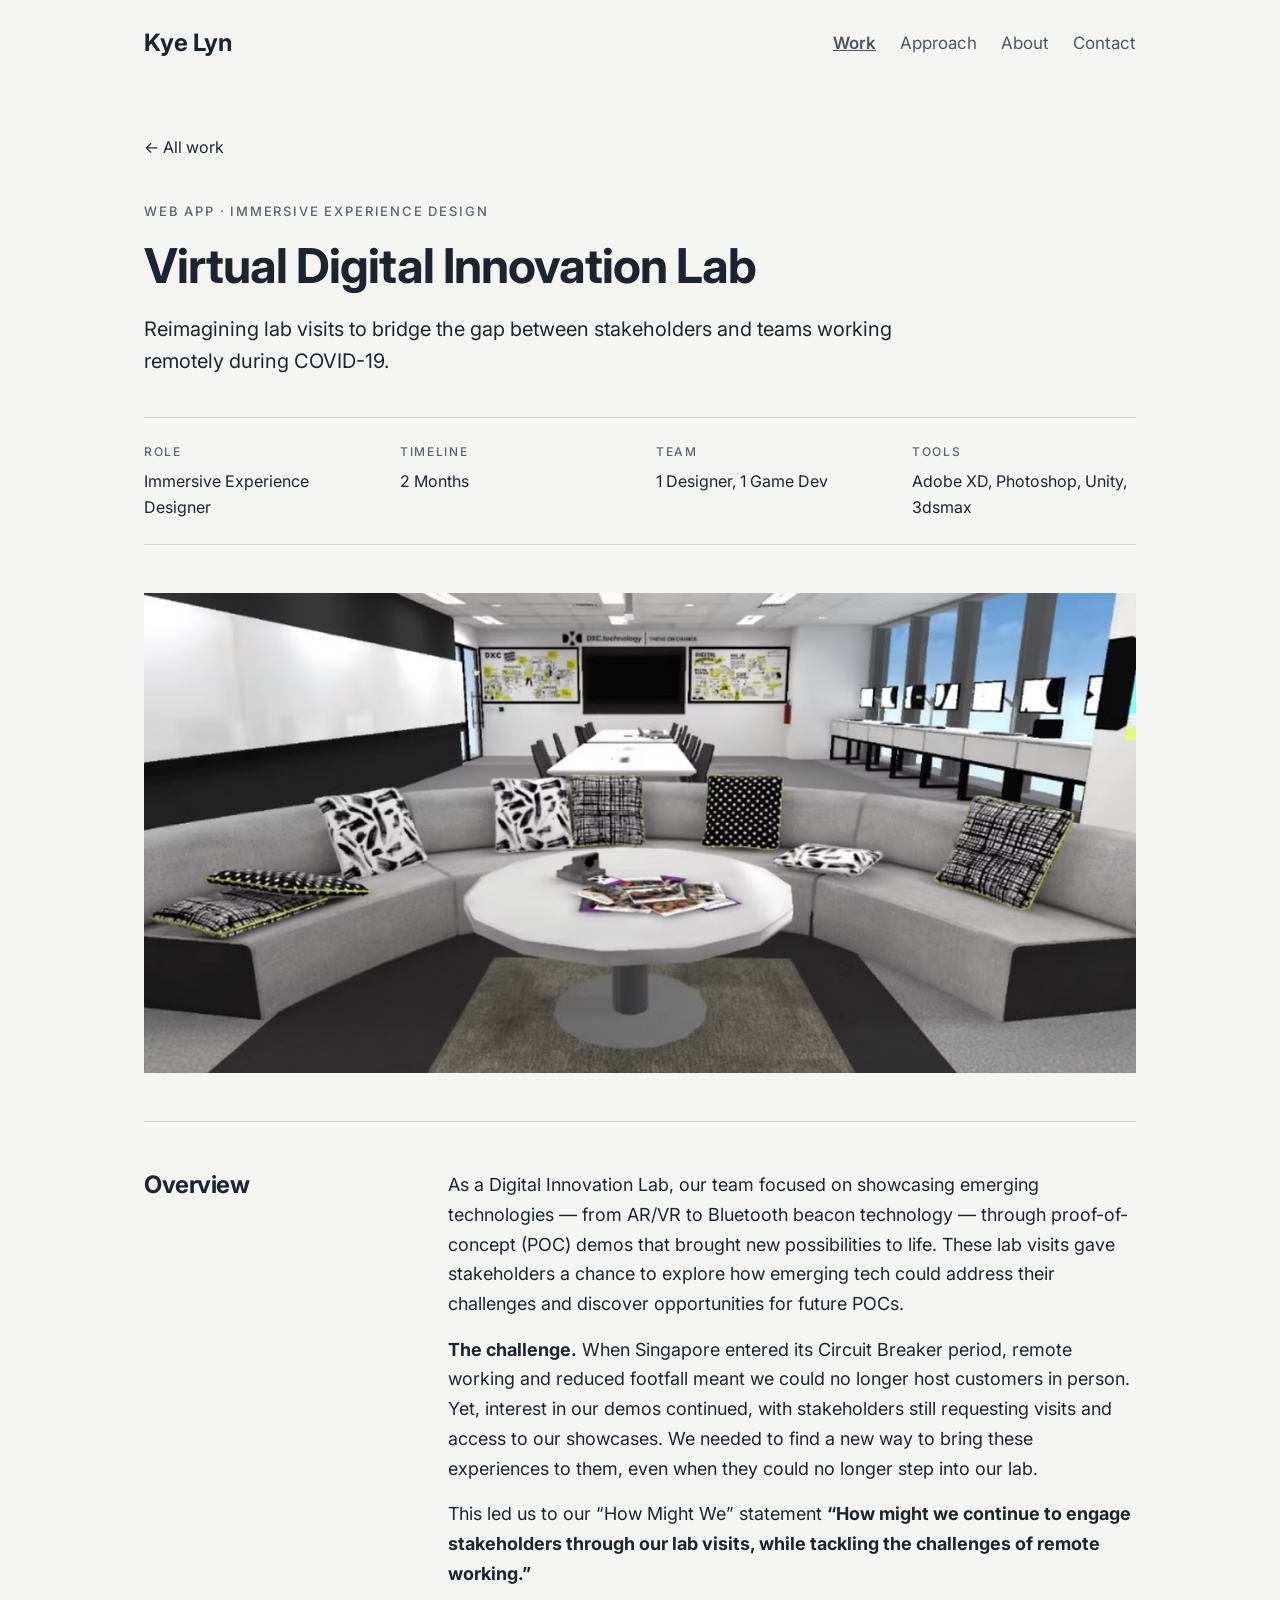
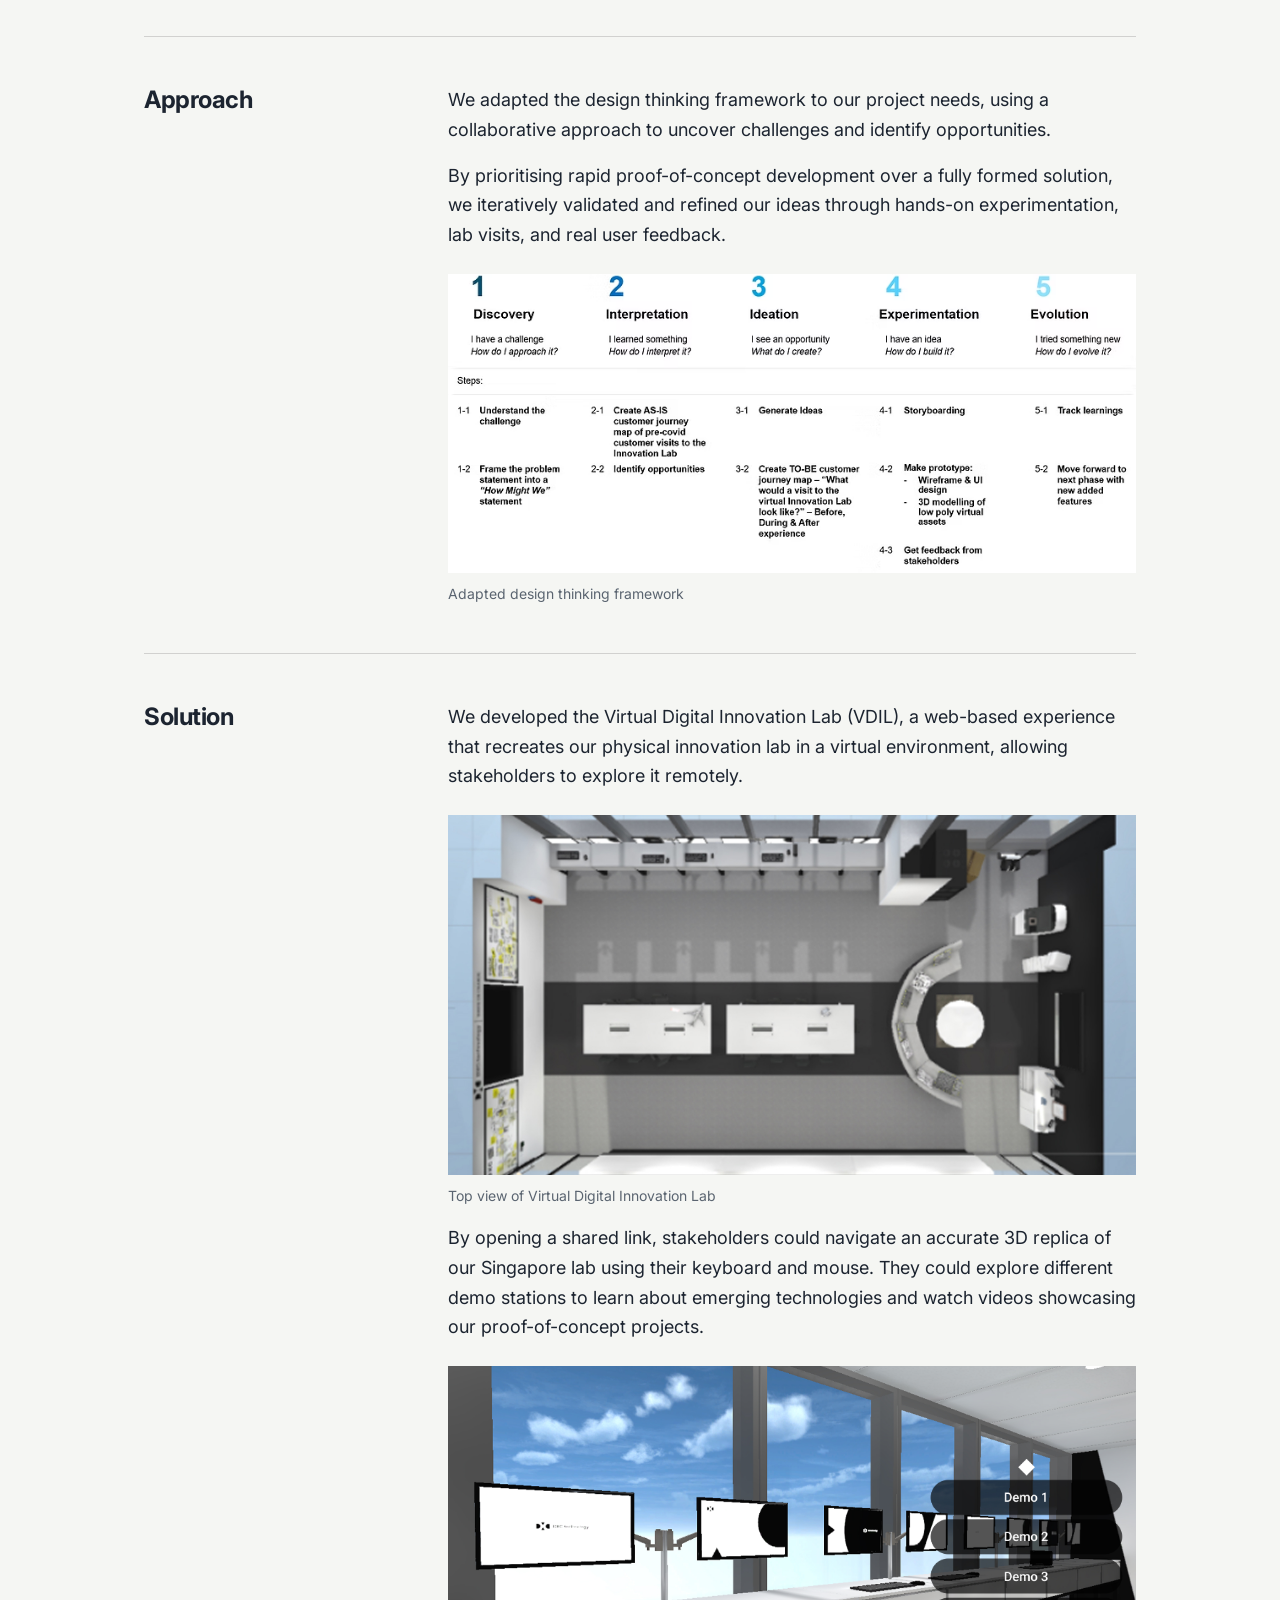
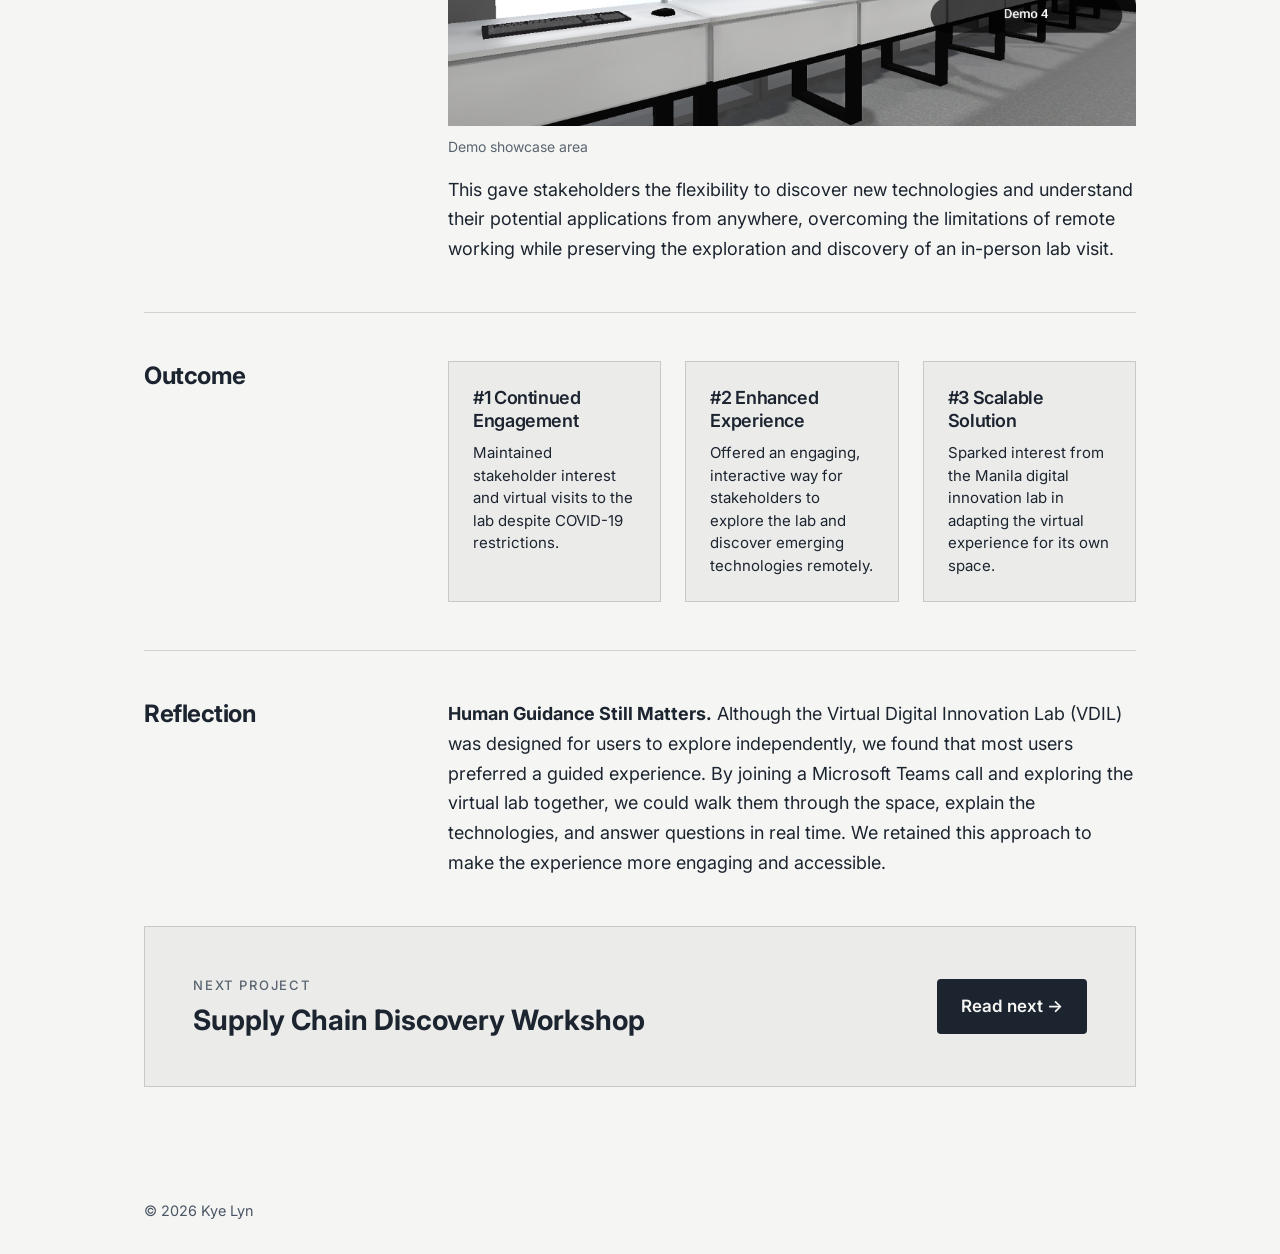
<file: case-study-4.html>
<!DOCTYPE html>
<html lang="en">

<head>
  <meta charset="UTF-8">
  <meta name="viewport" content="width=device-width, initial-scale=1">
  <title>Case study title | Kye Lyn</title>
  <meta name="description" content="One sentence on the problem you framed and what changed as a result.">

  <link rel="preconnect" href="https://fonts.googleapis.com">
  <link rel="preconnect" href="https://fonts.gstatic.com" crossorigin>
  <link href="https://fonts.googleapis.com/css2?family=Inter:wght@400;500;600;700&display=swap" rel="stylesheet">
  <link rel="stylesheet" href="style.css">
</head>

<body>

  <header class="site-header">
    <a class="logo" href="index.html">Kye Lyn</a>
    <nav aria-label="Main">
      <a href="index.html#work" aria-current="page">Work</a>
      <a href="index.html#approach">Approach</a>
      <a href="about.html">About</a>
      <a href="index.html#contact">Contact</a>
    </nav>
  </header>

  <main>
    <article class="section cs-block">

      <!-- Title, quick facts and hero image -->
      <div class="cs-top">
        <a class="cs-back" href="index.html#work">&larr; All work</a>
        <p class="cs-kicker">Web App &middot; Immersive Experience Design</p>
        <h1 class="cs-title">Virtual Digital Innovation Lab</h1>
        <p class="cs-summary">Reimagining lab visits to bridge the gap between stakeholders and teams working remotely
          during COVID-19.</p>

        <dl class="cs-meta">
          <div>
            <dt>Role</dt>
            <dd>Immersive Experience Designer</dd>
          </div>
          <div>
            <dt>Timeline</dt>
            <dd>2 Months</dd>
          </div>
          <div>
            <dt>Team</dt>
            <dd>1 Designer, 1 Game Dev</dd>
          </div>
          <div>
            <dt>Tools</dt>
            <dd>Adobe XD, Photoshop, Unity, 3dsmax</dd>
          </div>
        </dl>

        <figure class="cs-figure cs-hero">
          <img src="images/case-study-4-hero.jpg" alt="Describe what the image shows">
        </figure>
      </div>

      <!-- Overview -->
      <section class="cs-row">
        <h2 class="cs-heading">Overview</h2>
        <div class="cs-body">
          <p class="cs-text">As a Digital Innovation Lab, our team focused on showcasing emerging technologies — from
            AR/VR to Bluetooth beacon technology — through proof-of-concept (POC) demos that brought new possibilities
            to life. These lab visits gave stakeholders a chance to explore how emerging tech could address their
            challenges and discover opportunities for future POCs.
          </p>
          <p class="cs-text"><strong>The challenge.</strong> When Singapore entered its Circuit Breaker period, remote
            working and reduced footfall meant we could no
            longer host customers in person. Yet, interest in our demos continued, with stakeholders still requesting
            visits and access to our showcases. We needed to find a new way to bring these experiences to them, even
            when they could no longer step into our lab.</p>
          <p class="cs-text"> This led us to our “How Might We” statement
            <strong>“How might we continue to engage stakeholders through our lab visits, while tackling the challenges
              of remote working.”</strong>
          </p>
        </div>
      </section>

      <!-- Approach -->
      <section class="cs-row">
        <h2 class="cs-heading">Approach</h2>
        <div class="cs-body">
          <p class="cs-text">We adapted the design thinking framework to our project needs, using a collaborative
            approach to uncover challenges and identify opportunities.</p>
          <p class="cs-text">By prioritising rapid proof-of-concept development over a fully formed solution, we
            iteratively validated and refined our ideas through hands-on experimentation, lab visits, and real user
            feedback.</p>
          <figure class="cs-figure cs-figure--large">
            <a href="images/case-study-4-approach-process.jpg" target="_blank" rel="noopener">
              <img src="images/case-study-4-approach-process.jpg" alt="Describe the process shown in the diagram"
                loading="lazy">
            </a>
            <figcaption class="cs-caption">Adapted design thinking framework</figcaption>
          </figure>
        </div>
      </section>

      <!-- Solution -->
      <section class="cs-row">
        <h2 class="cs-heading">Solution</h2>
        <div class="cs-body">
          <p class="cs-text">We developed the Virtual Digital Innovation Lab (VDIL), a web-based experience that
            recreates our physical innovation lab in a virtual environment, allowing stakeholders to explore it
            remotely.</p>

          <figure class="cs-figure cs-wide">
            <img src="images/case-study-4-solution-1.jpg" alt="Describe what the image shows" loading="lazy">
            <figcaption class="cs-caption">Top view of Virtual Digital Innovation Lab</figcaption>
          </figure>

          <p class="cs-text"></p>

          <p class="cs-text">By opening a shared link, stakeholders could navigate an accurate 3D replica of our
            Singapore lab using their keyboard and mouse. They could explore different demo stations to learn about
            emerging technologies and watch videos showcasing our proof-of-concept projects.</p>

          <figure class="cs-figure cs-wide">
            <img src="images/case-study-4-solution-2.jpg" alt="Describe what the image shows" loading="lazy">
            <figcaption class="cs-caption">Demo showcase area</figcaption>
          </figure>

          <p class="cs-text"></p>

          <p class="cs-text">This gave stakeholders the flexibility to discover new technologies and understand their
            potential applications from anywhere, overcoming the limitations of remote working while preserving the
            exploration and discovery of an in-person lab visit.
          </p>
        </div>
      </section>

      <!-- Outcome -->
      <section class="cs-row">
        <h2 class="cs-heading">Outcome</h2>
        <div class="cs-body">
          <ul class="cs-cards">
            <li class="cs-card">
              <h3 class="cs-card-title">#1 Continued Engagement</h3>
              <p class="cs-card-text">Maintained stakeholder interest and virtual visits to the lab despite COVID-19
                restrictions.</p>
            </li>
            <li class="cs-card">
              <h3 class="cs-card-title">#2 Enhanced Experience</h3>
              <p class="cs-card-text">Offered an engaging, interactive way for stakeholders to explore the lab and
                discover emerging technologies remotely.</p>
            </li>
            <li class="cs-card">
              <h3 class="cs-card-title">#3 Scalable Solution</h3>
              <p class="cs-card-text">Sparked interest from the Manila digital innovation lab in adapting the virtual
                experience for its own space.</p>
            </li>
          </ul>
        </div>
      </section>

      <!-- Reflection -->
      <section class="cs-row">
        <h2 class="cs-heading">Reflection</h2>
        <div class="cs-body">
          <p class="cs-text"><strong>Human Guidance Still Matters.</strong> Although the Virtual Digital Innovation Lab (VDIL) was designed for users to
            explore independently, we found that most users preferred a guided experience. By joining a Microsoft Teams
            call and exploring the virtual lab together, we could walk them through the space, explain the technologies,
            and answer questions in real time. We retained this approach to make the experience more engaging and
            accessible. </p>
        </div>
      </section>

      <!-- Next project -->
      <div class="cs-next">
        <div>
          <p class="cs-kicker">Next project</p>
          <p class="cs-next-title">Supply Chain Discovery Workshop</p>
        </div>
        <a class="button" href="case-study-1.html">Read next &rarr;</a>
      </div>

    </article>
  </main>

  <footer class="site-footer">
    <p>&copy; 2026 Kye Lyn</p>
  </footer>

</body>

</html>
</file>
<file: style.css>
/* ---------- Design tokens: colours, fonts, spacing ---------- */
:root {
  --paper: #f5f6f3;
  --ink: #1c2430;
  --ink-soft: #4a5565;
  --blue: #2f5bea;
  --sticky: #f7d774;
  --line: #d9ddd5;

  --font-display: "Inter", system-ui, sans-serif;
  --font-body: "Inter", system-ui, sans-serif;

  --page-width: 68rem;
  --gutter: clamp(1.25rem, 5vw, 3rem);
}

/* ---------- Base ---------- */
* {
  box-sizing: border-box;
}

body {
  margin: 0;
  background: var(--paper);
  color: var(--ink);
  font-family: var(--font-body);
  font-size: 1.0625rem;
  line-height: 1.6;
}

h1,
h2,
h3 {
  font-family: var(--font-display);
  line-height: 1.15;
  letter-spacing: -0.02em;
  margin: 0;
}

p {
  margin: 0;
}

a {
  color: inherit;
}

a:focus-visible,
.button:focus-visible {
  outline: 3px solid var(--blue);
  outline-offset: 3px;
}

/* ---------- Header ---------- */
.site-header {
  display: flex;
  justify-content: space-between;
  align-items: center;
  flex-wrap: wrap;
  gap: 1rem;
  max-width: var(--page-width);
  margin: 0 auto;
  padding: 1.5rem var(--gutter);
}

.logo {
  font-family: var(--font-display);
  font-weight: 700;
  font-size: 1.5rem;
  text-decoration: none;
}

.site-header nav {
  display: flex;
  gap: 1.5rem;
}

.site-header nav a {
  text-decoration: none;
  color: var(--ink-soft);
}

.site-header nav a:hover {
  color: var(--blue);
  text-decoration: underline;
}

/* ---------- Layout shared by main sections ---------- */
main>section {
  max-width: var(--page-width);
  margin: 0 auto;
  padding-left: var(--gutter);
  padding-right: var(--gutter);
}

.section {
  padding-top: 4.5rem;
  padding-bottom: 1rem;
  border-top: 1px solid var(--line);
  margin-top: 4.5rem;
}

.section h2 {
  font-size: 1.75rem;
  margin-bottom: 2rem;
}

/* ---------- Hero ---------- */
.hero {
  position: relative;
  padding-top: 4rem;
  padding-bottom: 3rem;
}

.hero-intro {
  color: var(--ink-soft);
  margin-bottom: 1.25rem;
}

.hero h1 {
  font-size: clamp(2.25rem, 6vw, 4.25rem);
  font-weight: 700;
  max-width: 16em;
  margin-bottom: 1.5rem;
}

.hero-sub {
  font-size: 1.25rem;
  color: var(--ink-soft);
  max-width: 34em;
  margin-bottom: 2rem;
}

.button {
  display: inline-block;
  background: var(--ink);
  color: var(--paper);
  padding: 0.85rem 1.5rem;
  border-radius: 0.25rem;
  text-decoration: none;
  font-weight: 600;
}

.button:hover {
  background: var(--blue);
}

/* The one memorable element: a sticky note, a nod to workshop facilitation */
.sticky {
  display: none;
  width: 13rem;
  padding: 1.25rem;
  background: var(--sticky);
  font-family: var(--font-display);
  font-weight: 500;
  font-size: 1.1rem;
  line-height: 1.3;
  transform: rotate(3deg);
  box-shadow: 0 0.75rem 1.5rem rgba(28, 36, 48, 0.12);
}

@media (min-width: 62rem) {
  .sticky {
    display: block;
    position: absolute;
    right: var(--gutter);
    bottom: 3rem;
  }
}

/* ---------- Work list ---------- */
.work-list {
  list-style: none;
  margin: 0;
  padding: 0;
}

.work-list li {
  display: grid;
  gap: 1.25rem;
  padding: 1.5rem 0;
  border-bottom: 1px solid var(--line);
}

.work-list li:first-child {
  border-top: 1px solid var(--line);
}

/* The frame: fixed shape, crops whatever is inside */
.work-image {
  width: 100%;
  aspect-ratio: 16 / 10;
  overflow: hidden;
  background: #e4e8e1;
  border-radius: 0.25rem;
}

.work-image img {
  display: block;
  width: 100%;
  height: 100%;
  object-fit: cover;
}

/* The tag: plain small text, not styled like a button */
.work-list h4 {
  font-family: var(--font-body);
  font-size: 0.95rem;
  font-weight: 400;
  color: var(--ink-soft);
  margin: 0 0 0.4rem;
}

.work-list h3 {
  font-size: 1.5rem;
  margin-bottom: 0.4rem;
}

.work-list h3 a {
  text-decoration: none;
}

.work-list h3 a:hover {
  color: var(--blue);
  text-decoration: underline;
}

.work-list p {
  color: var(--ink-soft);
  max-width: 38em;
}

@media (min-width: 50rem) {
  .work-list li {
    grid-template-columns: 18rem 1fr;
    align-items: center;
    gap: 2rem;
  }
}

/* ---------- Approach ---------- */
.approach-grid {
  display: grid;
  gap: 2rem;
}

.approach-grid h3 {
  font-size: 1.25rem;
  margin-bottom: 0.5rem;
}

.approach-grid p {
  color: var(--ink-soft);
}

@media (min-width: 50rem) {
  .approach-grid {
    grid-template-columns: repeat(3, 1fr);
    gap: 3rem;
  }
}

/* ---------- About and Contact ---------- */
.about-text {
  max-width: 38em;
  font-size: 1.2rem;
}

#contact p {
  margin-bottom: 1.5rem;
}

/* ---------- Footer ---------- */
.site-footer {
  max-width: var(--page-width);
  margin: 4.5rem auto 0;
  padding: 2rem var(--gutter);
  color: var(--ink-soft);
  font-size: 0.9rem;
}

/* About page */
.about-intro {
  display: flex;
  flex-wrap: wrap;
  gap: 56px;
  align-items: center;
}

.about-photo {
  flex: 0 0 340px;
  max-width: 100%;
  height: 400px;
  overflow: hidden;
  background: #e4e4e4;
}

.about-photo img {
  display: block;
  width: 100%;
  height: 100%;
  object-fit: cover;
  object-position: center top;
}

.about-text {
  flex: 1 1 360px;
}

.section-intro {
  max-width: 760px;
  margin: 0 0 28px;
}

/* Different hats: roles */
.roles {
  list-style: none;
  margin: 0;
  padding: 0;
  display: grid;
  grid-template-columns: repeat(2, 1fr);
  gap: 48px 64px;
}

.role-icon {
  display: block;
  margin-bottom: 16px;
  color: #333;
}

.role-text h3 {
  margin: 0 0 12px;
  font-size: 20px;
}

.role-text p {
  margin: 0 0 12px;
}

.role-text p:last-child {
  margin-bottom: 0;
}

.role-focus {
  color: #555;
}

/* Tools */
.tools {
  margin-top: 56px;
  padding-top: 32px;
  border-top: 1px solid #ccc;
}

.tools h3 {
  margin: 0 0 12px;
  font-size: 22px;
}

.tools-list {
  list-style: none;
  margin: 0;
  padding: 0;
  display: grid;
  grid-template-columns: repeat(3, 1fr);
  column-gap: 48px;
}

.tools-list li {
  padding: 14px 0;
  border-bottom: 1px solid #ccc;
}

/* Mobile: roles become a list */
@media (max-width: 700px) {
  .roles {
    display: block;
  }

  .role {
    display: flex;
    gap: 16px;
    padding: 20px 0;
    border-top: 1px solid #ccc;
  }

  .role:last-child {
    border-bottom: 1px solid #ccc;
  }

  .role-icon {
    flex: 0 0 24px;
    width: 24px;
    height: 24px;
    margin-bottom: 0;
  }

  .role-text {
    min-width: 0;
  }

  .role-text h3 {
    font-size: 18px;
    margin-bottom: 6px;
  }

  .role-text p {
    font-size: 15px;
    margin-bottom: 8px;
  }

  .tools-list {
    display: block;
  }
}

/* Carousel */
.carousel {
  display: flex;
  align-items: center;
  gap: 16px;
}

.carousel-btn {
  flex: 0 0 48px;
  height: 48px;
  display: flex;
  align-items: center;
  justify-content: center;
  border: 2px solid #999;
  background: #fff;
  color: #333;
  cursor: pointer;
}

.carousel-btn:hover {
  background: #f2f2f2;
}

.carousel-track {
  flex: 1 1 auto;
  min-width: 0;
  display: flex;
  gap: 24px;
  list-style: none;
  margin: 0;
  padding: 0;
  overflow-x: auto;
  scroll-snap-type: x mandatory;
  scrollbar-width: none;
}

.carousel-track::-webkit-scrollbar {
  display: none;
}

.carousel-item {
  flex: 0 0 calc((100% - 48px) / 3);
  scroll-snap-align: start;
}

.carousel-img {
  display: block;
  width: 100%;
  height: 260px;
  object-fit: cover;
  object-position: center;
  background: #e4e4e4;
}

.carousel-caption {
  margin: 10px 0 0;
  font-size: 14px;
  color: #555;
}

.carousel-count {
  margin: 16px 0 0;
  text-align: center;
  font-size: 14px;
  color: #555;
}

.carousel-btn:disabled {
  opacity: 0.4;
  cursor: not-allowed;
}

@media (max-width: 700px) {
  .carousel-item {
    flex: 0 0 100%;
  }
}

nav a[aria-current="page"] {
  font-weight: 600;
  text-decoration: underline;
}

/* How I work: process steps */
.process {
  list-style: none;
  margin: 0;
  padding: 0;
  display: flex;
  gap: 40px;
}

.process-step {
  position: relative;
  flex: 1 1 0;
  min-width: 0;
  height: 100px;
  display: flex;
  align-items: center;
  justify-content: center;
  text-align: center;
  font-weight: 700;
  font-size: 18px;
  border: 2px solid #999;
  background: #f2f2f2;
}

/* The arrow after every step except the last */
.process-step:not(:last-child)::after {
  content: "→";
  content: "→" / "";
  position: absolute;
  top: 50%;
  right: -42px;
  width: 40px;
  transform: translateY(-50%);
  text-align: center;
  font-size: 24px;
  font-weight: 400;
  color: #555;
}

@media (max-width: 1000px) {
  .process {
    flex-direction: column;
    gap: 36px;
  }

  .process-step {
    flex: none;
    height: 64px;
  }

  .process-step:not(:last-child)::after {
    content: "↓";
    content: "↓" / "";
    top: auto;
    bottom: -38px;
    left: 0;
    right: 0;
    width: auto;
    height: 36px;
    line-height: 36px;
    transform: none;
  }
}

.about-text h1 {
  margin-bottom: 24px;
}

/* ===== Case study pages ===== */

/* The wrapper keeps .section's left and right padding (so everything lines up
   with the header) but removes its divider line and vertical padding. */
.section.cs-block {
  --cs-line: rgba(0, 0, 0, 0.15);
  --cs-fill: rgba(0, 0, 0, 0.04);
  --cs-image: rgba(0, 0, 0, 0.08);
  --cs-muted: #5a6470;

  box-sizing: border-box;
  width: min(992px, calc(100% - 48px));
  max-width: none;
  margin: 0 auto;
  padding: 0;
  border: none;
}

/* Top of the page */
.cs-block .cs-top {
  padding-top: 48px;
}

.cs-block .cs-back {
  display: inline-block;
  margin-bottom: 40px;
  font-size: 1rem;
  color: inherit;
  text-decoration: none;
}

.cs-block .cs-back:hover {
  text-decoration: underline;
}

.cs-block .cs-kicker {
  margin: 0 0 16px;
  font-size: 0.8125rem;
  font-weight: 500;
  letter-spacing: 0.14em;
  text-transform: uppercase;
  color: var(--cs-muted);
}

.cs-block .cs-title {
  margin: 0 0 20px;
  max-width: 880px;
  font-size: clamp(2rem, 5vw, 3rem);
  line-height: 1.15;
  font-weight: 700;
}

.cs-block .cs-summary {
  margin: 0;
  max-width: 760px;
  font-size: 1.25rem;
  line-height: 1.6;
}

/* Quick facts */
.cs-block .cs-meta {
  display: flex;
  flex-wrap: wrap;
  gap: 24px 32px;
  margin: 40px 0 48px;
  padding: 24px 0;
  border-top: 1px solid var(--cs-line);
  border-bottom: 1px solid var(--cs-line);
}

.cs-block .cs-meta>div {
  flex: 1 1 180px;
  min-width: 0;
}

.cs-block .cs-meta dt {
  margin: 0 0 8px;
  font-size: 0.75rem;
  font-weight: 500;
  letter-spacing: 0.14em;
  text-transform: uppercase;
  color: var(--cs-muted);
}

.cs-block .cs-meta dd {
  margin: 0;
  font-size: 1rem;
}

/* Images: every image fills its frame and is cropped, never stretched */
.cs-block .cs-figure {
  margin: 0;
}

.cs-block .cs-figure img {
  display: block;
  width: 100%;
  max-width: 100%;
  object-fit: cover;
  background: var(--cs-image);
}

/* Uncropped Images: a separate class for uncropped images */
.cs-block .cs-figure.cs-natural img {
  width: auto;          /* use the image's own width, so it's never stretched */
  max-width: 100%;      /* but shrink it if the column is narrower */
  height: auto;         /* keep the original proportions */
  aspect-ratio: auto;   /* cancel any fixed shape from other rules */
  object-fit: contain;  /* never crop */
  margin-inline: auto;  /* center it (works because display is already block) */
  background: none;     /* remove the gray box behind the image */
}

.cs-block .cs-figure.cs-natural figcaption {
  text-align: center;   /* keep the caption centered under the image */
}

.cs-block .cs-hero {
  margin-bottom: 48px;
}

.cs-block .cs-hero img {
  height: 480px;
}

.cs-block .cs-caption {
  margin: 10px 0 0;
  font-size: 0.875rem;
  color: var(--cs-muted);
}

/* Content rows: heading on the left, content on the right */
.cs-block .cs-row {
  display: flex;
  gap: 24px 64px;
  margin: 0;
  padding: 48px 0;
  border-top: 1px solid var(--cs-line);
}

.cs-block .cs-heading {
  flex: 0 0 240px;
  margin: 0;
  font-size: 1.5rem;
  line-height: 1.25;
  font-weight: 700;
}

.cs-block .cs-body {
  flex: 1 1 0;
  min-width: 0;
}

.cs-block .cs-body>*:last-child {
  margin-bottom: 0;
}

.cs-block .cs-text {
  margin: 0 0 16px;
  font-size: 1.125rem;
  line-height: 1.65;
}

.cs-block .cs-list {
  margin: 0;
  padding-left: 24px;
  list-style: disc;
  font-size: 1.125rem;
  line-height: 1.8;
}

.cs-block .cs-figures {
  display: flex;
  flex-wrap: wrap;
  gap: 24px;
  margin-top: 24px;
}

.cs-block .cs-figures .cs-figure {
  flex: 1 1 240px;
  min-width: 0;
}

.cs-block .cs-figures img {
  height: 240px;
}

.cs-block .cs-wide {
  margin-top: 24px;
}

.cs-block .cs-wide img {
  height: 360px;
}

.cs-block .cs-wide img {
  height: 360px;
}

/* Large process image */
.cs-block .cs-figure--large {
  margin-top: 24px;
}

.cs-block .cs-figure--large a {
  display: block;
}

.cs-block .cs-figure--large img {
  height: auto;
  object-fit: contain;
}

/* Insight and outcome boxes */
.cs-block .cs-cards {
  display: grid;
  grid-template-columns: repeat(3, minmax(0, 1fr));
  gap: 24px;
  margin: 0;
  padding: 0;
  list-style: none;
}

.cs-block .cs-card {
  margin: 0;
  padding: 24px;
  border: 1px solid var(--cs-line);
  background: var(--cs-fill);
}

.cs-block .cs-card-title {
  margin: 0 0 10px;
  font-size: 1.125rem;
  line-height: 1.3;
  font-weight: 600;
}

.cs-block .cs-card-text {
  margin: 0;
  font-size: 0.9375rem;
  line-height: 1.5;
}

.cs-block .cs-metric {
  margin: 0 0 8px;
  font-size: 2rem;
  line-height: 1.2;
  font-weight: 700;
}

/* Next case study */
.cs-block .cs-next {
  display: flex;
  flex-wrap: wrap;
  gap: 24px;
  justify-content: space-between;
  align-items: center;
  margin: 0 0 80px;
  padding: 48px;
  border: 1px solid var(--cs-line);
  background: var(--cs-fill);
}

.cs-block .cs-next .cs-kicker {
  margin-bottom: 8px;
}

.cs-block .cs-next-title {
  margin: 0;
  font-size: 1.75rem;
  line-height: 1.25;
  font-weight: 700;
}

/* Mobile */
@media (max-width: 700px) {
  .cs-block .cs-top {
    padding-top: 32px;
  }

  .cs-block .cs-back {
    margin-bottom: 28px;
  }

  .cs-block .cs-meta {
    display: grid;
    grid-template-columns: 1fr 1fr;
    gap: 20px 24px;
    margin: 32px 0;
  }

  .cs-block .cs-hero {
    margin-bottom: 32px;
  }

  .cs-block .cs-hero img {
    height: 220px;
  }

  .cs-block .cs-row {
    flex-direction: column;
    gap: 16px;
    padding: 32px 0;
  }

  .cs-block .cs-heading {
    flex: none;
    font-size: 1.375rem;
  }

  .cs-block .cs-figures img {
    height: 200px;
  }

  .cs-block .cs-wide img {
    height: 220px;
  }

  .cs-block .cs-cards {
    grid-template-columns: 1fr;
    gap: 16px;
  }

  .cs-block .cs-card {
    padding: 20px;
  }

  .cs-block .cs-next {
    margin-bottom: 56px;
    padding: 28px 24px;
  }
}

/*styling for identation of point forms*/
.cs-list-indented {
  margin-top: 8px;
  padding-left: 28px;
}

/* Outcome cards: spacing between the intro text and the cards */
.cs-block .cs-outcomes {
  margin-top: 32px;
}

/* Make each card a vertical flex container so the stat can sit at the bottom */
.cs-block .cs-outcomes .cs-card {
  display: flex;
  flex-direction: column;
}

/* margin-top: auto pushes this block to the bottom of the card.
   That keeps all three stats on one line even if the text above is different lengths. */
.cs-block .cs-stat {
  margin-top: auto;
  padding-top: 24px;
}

/* The small "5 min →" above the big number */
.cs-block .cs-stat-before {
  margin: 0 0 4px;
  font-size: 0.875rem;
  color: var(--cs-muted);
}

/* The caption under the big number */
.cs-block .cs-stat-caption {
  margin: 0;
  font-size: 0.875rem;
  color: var(--cs-muted);
}

/* Card 3: dashed border = what's next, not yet delivered */
.cs-block .cs-card-next {
  border-style: dashed;
}

/* Smaller stat text inside the outcome cards so each one fits on a single line */
.cs-block .cs-outcomes .cs-metric {
  font-size: 1.5rem;
}
</file>
